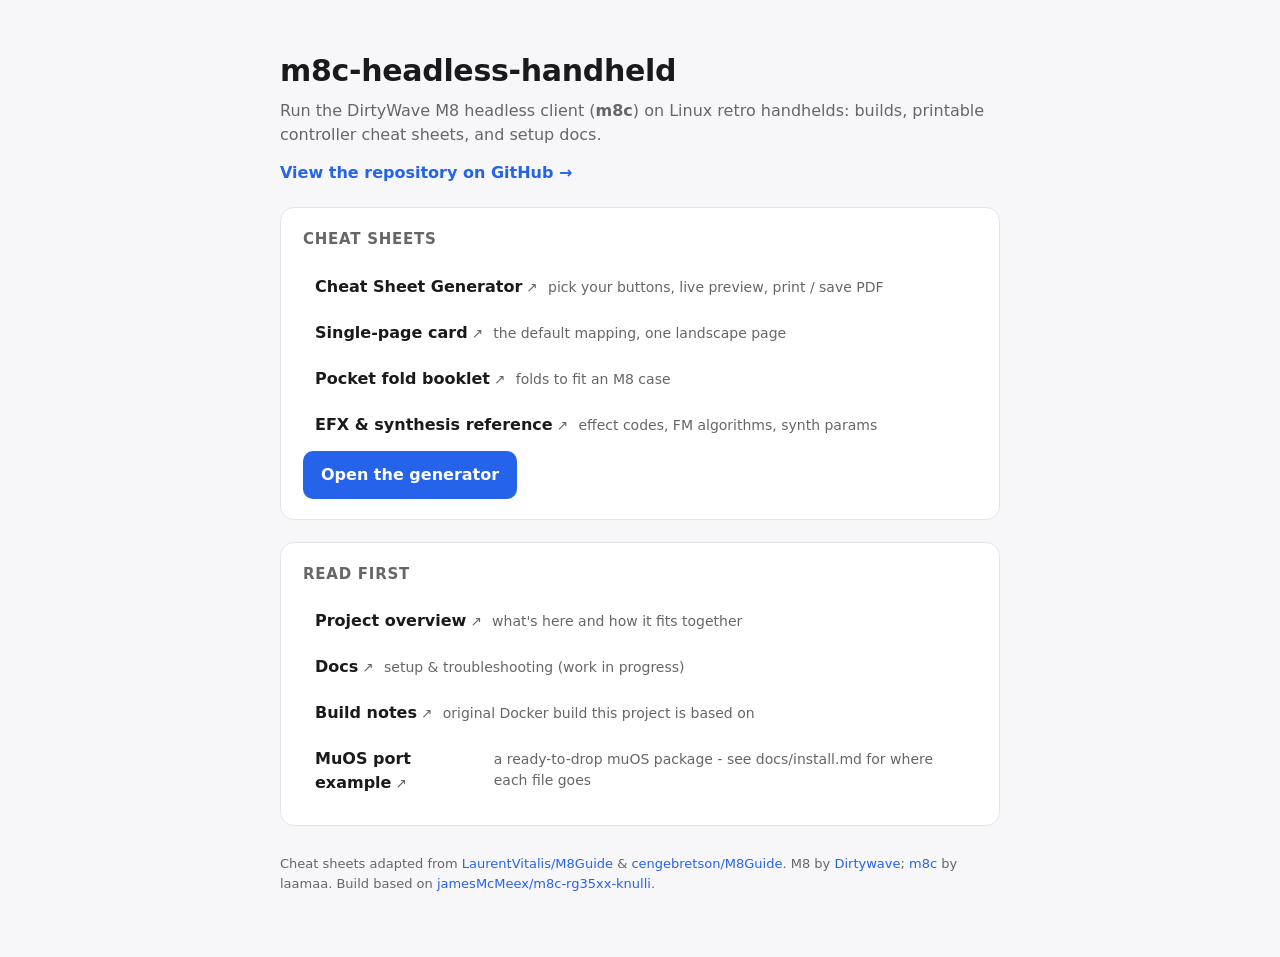
<file: index.html>
<!DOCTYPE html>
<html lang="en">
<head>
  <meta charset="utf-8">
  <meta name="viewport" content="width=device-width, initial-scale=1">
  <title>m8c-headless-handheld</title>
  <meta name="description" content="Run the DirtyWave M8 headless client (m8c) on Linux retro handhelds: builds, printable controller cheat sheets, and docs.">
  <style>
    :root {
      --bg: #f7f7f9; --card: #ffffff; --fg: #1a1a1c; --muted: #666; --line: #e5e5e8;
      --accent: #2563eb; --accent-fg: #fff; --chip: #f0f1f4;
    }
    @media (prefers-color-scheme: dark) {
      :root { --bg:#0f1115; --card:#171a21; --fg:#e8e9ec; --muted:#9aa0aa; --line:#262a33;
              --accent:#3b82f6; --accent-fg:#fff; --chip:#1f232c; }
    }
    * { box-sizing: border-box; }
    body { margin:0; background:var(--bg); color:var(--fg);
      font-family: system-ui, -apple-system, "Segoe UI", Roboto, sans-serif; line-height:1.5; }
    .wrap { max-width: 760px; margin: 0 auto; padding: 48px 20px 64px; }
    header h1 { font-size: 30px; margin: 0 0 6px; letter-spacing:-.01em; }
    header p { margin: 0; color: var(--muted); font-size: 16px; }
    .card { background:var(--card); border:1px solid var(--line); border-radius:14px;
      padding:20px 22px; margin-top:22px; }
    .card h2 { font-size:15px; text-transform:uppercase; letter-spacing:.05em; color:var(--muted);
      margin:0 0 14px; }
    .links { display:flex; flex-direction:column; gap:2px; }
    a.row { display:flex; align-items:baseline; gap:10px; text-decoration:none; color:inherit;
      padding:10px 12px; border-radius:9px; }
    a.row:hover { background:var(--chip); }
    a.row .t { font-weight:600; color:var(--fg); }
    a.row .d { color:var(--muted); font-size:14px; }
    a.row .t::after { content:" \2197"; color:var(--muted); font-weight:400; font-size:.85em; }
    .cta { display:inline-block; background:var(--accent); color:var(--accent-fg); text-decoration:none;
      font-weight:600; padding:12px 18px; border-radius:10px; margin-top:4px; }
    .cta:hover { filter:brightness(1.07); }
    footer { margin-top:28px; color:var(--muted); font-size:13px; }
    footer a { color:var(--accent); text-decoration:none; }
    footer a:hover { text-decoration:underline; }
    .repo { margin-top:14px; }
    .repo a { color:var(--accent); text-decoration:none; font-weight:600; }
  </style>
</head>
<body>
  <div class="wrap">
    <header>
      <h1>m8c-headless-handheld</h1>
      <p>Run the DirtyWave M8 headless client (<b>m8c</b>) on Linux retro handhelds:
         builds, printable controller cheat sheets, and setup docs.</p>
      <div class="repo"><a href="https://github.com/null-rot/m8c-headless-handheld">View the repository on GitHub &rarr;</a></div>
    </header>

    <div class="card">
      <h2>Cheat sheets</h2>
      <div class="links">
        <a class="row" href="cheatsheets/generator/">
          <span class="t">Cheat Sheet Generator</span>
          <span class="d">pick your buttons, live preview, print / save PDF</span>
        </a>
        <a class="row" href="cheatsheets/shortcuts-controller.html">
          <span class="t">Single-page card</span>
          <span class="d">the default mapping, one landscape page</span>
        </a>
        <a class="row" href="cheatsheets/controller.html">
          <span class="t">Pocket fold booklet</span>
          <span class="d">folds to fit an M8 case</span>
        </a>
        <a class="row" href="cheatsheets/efx.html">
          <span class="t">EFX &amp; synthesis reference</span>
          <span class="d">effect codes, FM algorithms, synth params</span>
        </a>
      </div>
      <a class="cta" href="cheatsheets/generator/">Open the generator</a>
    </div>

    <div class="card">
      <h2>Read first</h2>
      <div class="links">
        <a class="row" href="https://github.com/null-rot/m8c-headless-handheld#readme">
          <span class="t">Project overview</span>
          <span class="d">what's here and how it fits together</span>
        </a>
        <a class="row" href="https://github.com/null-rot/m8c-headless-handheld/tree/main/docs">
          <span class="t">Docs</span>
          <span class="d">setup &amp; troubleshooting (work in progress)</span>
        </a>
        <a class="row" href="https://github.com/jamesMcMeex/m8c-rg35xx-knulli">
          <span class="t">Build notes</span>
          <span class="d">original Docker build this project is based on</span>
        </a>
        <a class="row" href="https://github.com/null-rot/m8c-headless-handheld/tree/main/examples/muos-m8c-1.7.10">
          <span class="t">MuOS port example</span>
          <span class="d">a ready-to-drop muOS package - see docs/install.md for where each file goes</span>
        </a>
      </div>
    </div>

    <footer>
      Cheat sheets adapted from
      <a href="https://github.com/LaurentVitalis/M8Guide">LaurentVitalis/M8Guide</a> &amp;
      <a href="https://github.com/cengebretson/M8Guide">cengebretson/M8Guide</a>.
      M8 by <a href="https://dirtywave.com/">Dirtywave</a>;
      <a href="https://github.com/laamaa/m8c">m8c</a> by laamaa.
      Build based on <a href="https://github.com/jamesMcMeex/m8c-rg35xx-knulli">jamesMcMeex/m8c-rg35xx-knulli</a>.
    </footer>
  </div>
</body>
</html>
</file>
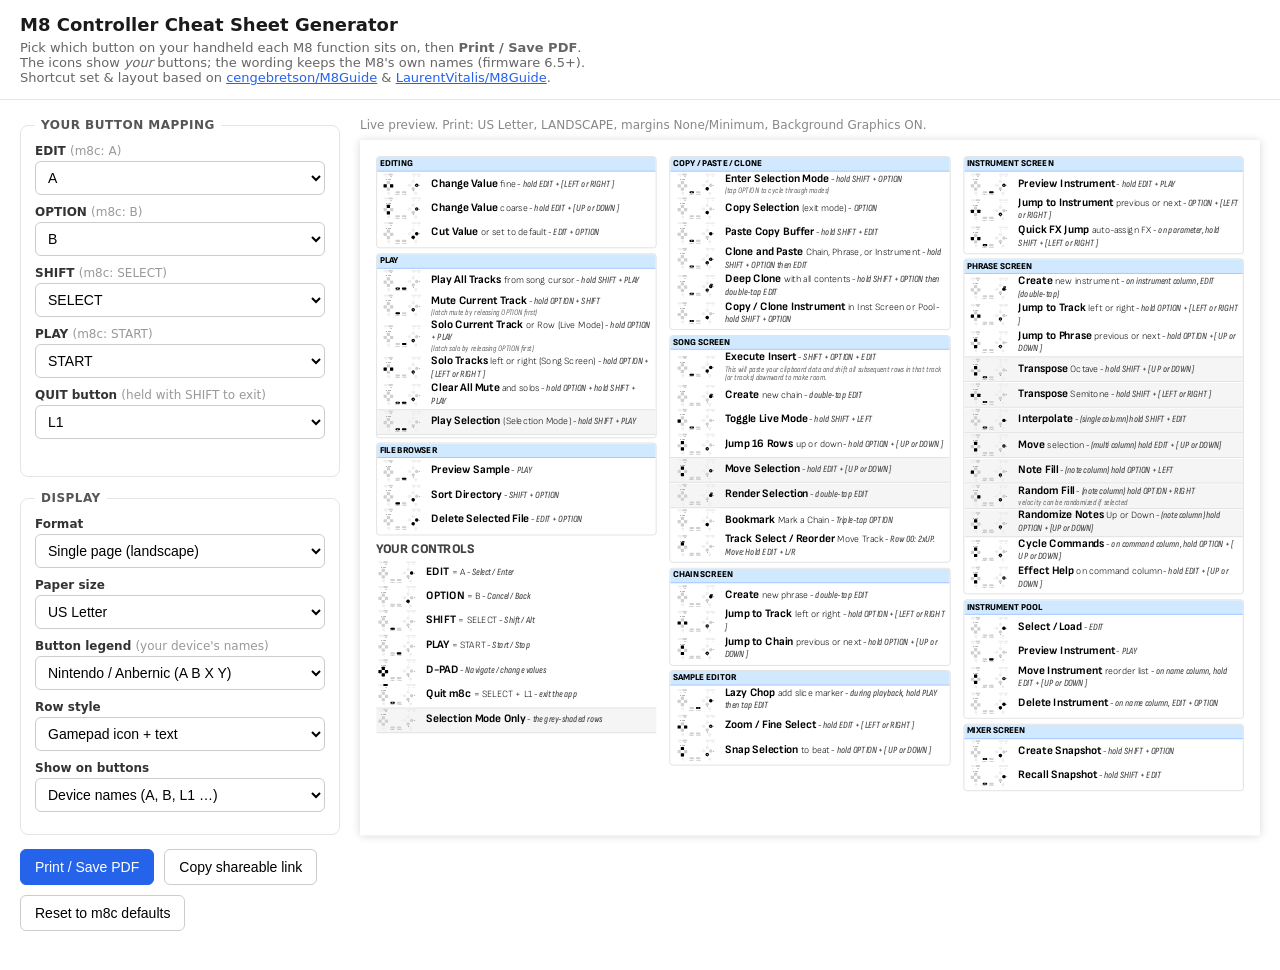
<file: cheatsheets/generator/index.html>
<!DOCTYPE html>
<html lang="en">
<head>
  <meta charset="utf-8">
  <meta name="viewport" content="width=device-width, initial-scale=1">
  <title>M8 Controller Cheat Sheet Generator</title>
  <link href="../fonts/sofiasans.css" rel="stylesheet">
  <link rel="stylesheet" href="pad.css">
  <link rel="stylesheet" href="sheet.css">
  <link rel="stylesheet" href="fold.css">
  <link rel="stylesheet" href="app.css">
  <script src="pad.js"></script>
  <script src="data.js"></script>
  <script src="data-fold.js"></script>
  <script src="render.js"></script>
</head>
<body>
  <header>
    <h1>M8 Controller Cheat Sheet Generator</h1>
    <p>Pick which button on your handheld each M8 function sits on, then <b>Print / Save PDF</b>.
       The icons show <i>your</i> buttons; the wording keeps the M8's own names (firmware 6.5+).
       Shortcut set &amp; layout based on
       <a href="https://github.com/cengebretson/M8Guide" target="_blank" rel="noopener">cengebretson/M8Guide</a>
       &amp; <a href="https://github.com/LaurentVitalis/M8Guide" target="_blank" rel="noopener">LaurentVitalis/M8Guide</a>.</p>
  </header>

  <div class="app">
    <div class="app-controls">
      <fieldset>
        <legend>Your button mapping</legend>
        <div class="field">
          <label>EDIT <span class="hint">(m8c: A)</span></label>
          <select id="sel-edit" data-fn="edit"></select>
        </div>
        <div class="field">
          <label>OPTION <span class="hint">(m8c: B)</span></label>
          <select id="sel-option" data-fn="option"></select>
        </div>
        <div class="field">
          <label>SHIFT <span class="hint">(m8c: SELECT)</span></label>
          <select id="sel-shift" data-fn="shift"></select>
        </div>
        <div class="field">
          <label>PLAY <span class="hint">(m8c: START)</span></label>
          <select id="sel-play" data-fn="play"></select>
        </div>
        <div class="field">
          <label>QUIT button <span class="hint">(held with SHIFT to exit)</span></label>
          <select id="sel-quit" data-fn="quit"></select>
        </div>
        <div class="warn" id="warn"></div>
      </fieldset>

      <fieldset>
        <legend>Display</legend>
        <div class="field">
          <label>Format</label>
          <select id="sel-format">
            <option value="single">Single page (landscape)</option>
            <option value="fold">Pocket fold booklet (portrait)</option>
          </select>
        </div>
        <div class="field">
          <label>Paper size</label>
          <select id="sel-paper">
            <option value="letter">US Letter</option>
            <option value="a4">A4</option>
          </select>
        </div>
        <div class="field">
          <label>Button legend <span class="hint">(your device's names)</span></label>
          <select id="sel-legend"></select>
        </div>
        <div class="field">
          <label>Row style</label>
          <select id="sel-rowstyle">
            <option value="icons">Gamepad icon + text</option>
            <option value="text">Text only <span class="hint">(no gamepad diagrams, larger &amp; easier to read)</span></option>
          </select>
        </div>
        <div class="field" id="field-labelmode">
          <label>Show on buttons</label>
          <select id="sel-labelmode">
            <option value="device">Device names (A, B, L1 …)</option>
            <option value="m8">M8 names (EDIT, OPT …)</option>
            <option value="both">Both</option>
          </select>
        </div>
        <div class="field" id="field-textnames">
          <label>In text, show</label>
          <select id="sel-textnames">
            <option value="m8">M8 function names (EDIT, OPTION …)</option>
            <option value="device">Your button names (A, B …)</option>
          </select>
        </div>
        <div class="field" id="field-buttonicons">
          <label>Button style in text <span class="hint">(Anbernic colours)</span></label>
          <select id="sel-buttonicons">
            <option value="off">Plain text (A, SELECT, START …)</option>
            <option value="on">Coloured button icons</option>
          </select>
        </div>
      </fieldset>

      <div class="actions">
        <button class="primary" id="btn-print">Print / Save PDF</button>
        <button id="btn-share">Copy shareable link</button>
        <button id="btn-reset">Reset to m8c defaults</button>
      </div>
      <div class="toast" id="toast"></div>
    </div>

    <div class="preview">
      <p class="preview-hint" id="preview-hint">Live preview - this is exactly what prints.</p>
      <div class="preview-scale" id="preview-scale">
        <div class="sheet" id="sheet"></div>
      </div>
    </div>
  </div>

  <script>
    var DEFAULTS = { edit: "a", option: "b", shift: "select", play: "start", quit: "l1", legend: "nintendo", labelMode: "device", format: "single", paper: "letter", rowStyle: "icons", textNames: "m8", buttonIcons: "off" };
    var FUNCTIONS = ["edit", "option", "shift", "play", "quit"];
    var EXTRAS = ["legend", "labelMode", "format", "paper", "rowStyle", "textNames", "buttonIcons"];
    var config = Object.assign({}, DEFAULTS);

    // options for the function selects = every physical control (not the d-pad),
    // labelled with the currently selected device legend.
    function controlOptions() {
      return PAD_CONTROLS.filter(function (c) { return !c.dpad; })
        .map(function (c) { return { id: c.id, label: deviceLabel(c.id, config.legend) }; });
    }

    function populateSelects() {
      var opts = controlOptions();
      FUNCTIONS.forEach(function (fn) {
        var sel = document.getElementById("sel-" + fn);
        var cur = config[fn];
        sel.innerHTML = "";
        opts.forEach(function (o) {
          var el = document.createElement("option");
          el.value = o.id; el.textContent = o.label;
          sel.appendChild(el);
        });
        if (cur) sel.value = cur;
      });
    }

    function populateLegendSelect() {
      var sel = document.getElementById("sel-legend");
      sel.innerHTML = "";
      Object.keys(LEGEND_NAMES).forEach(function (k) {
        var el = document.createElement("option");
        el.value = k; el.textContent = LEGEND_NAMES[k];
        sel.appendChild(el);
      });
    }

    function readFromParamsOrStorage() {
      var q = new URLSearchParams(location.search);
      var cfg = Object.assign({}, DEFAULTS);
      var any = false;
      FUNCTIONS.concat(EXTRAS).forEach(function (k) {
        if (q.get(k)) { cfg[k] = q.get(k); any = true; }
      });
      if (!any) {
        try {
          var s = localStorage.getItem("m8cheat-config");
          if (s) cfg = Object.assign(cfg, JSON.parse(s));
        } catch (e) {}
      }
      return cfg;
    }

    function syncFormFromConfig() {
      FUNCTIONS.forEach(function (fn) { document.getElementById("sel-" + fn).value = config[fn]; });
      document.getElementById("sel-legend").value = config.legend;
      document.getElementById("sel-labelmode").value = config.labelMode;
      document.getElementById("sel-format").value = config.format;
      document.getElementById("sel-paper").value = config.paper;
      document.getElementById("sel-rowstyle").value = config.rowStyle;
      document.getElementById("sel-textnames").value = config.textNames;
      document.getElementById("sel-buttonicons").value = config.buttonIcons;
      toggleFieldsVisibility();
    }

    function toggleFieldsVisibility() {
      var isText = config.rowStyle === "text";
      document.getElementById("field-textnames").style.display = isText ? "" : "none";
      document.getElementById("field-labelmode").style.display = isText ? "none" : "";
      var showIcons = isText && config.textNames === "device";
      document.getElementById("field-buttonicons").style.display = showIcons ? "" : "none";
    }

    function persist() {
      try { localStorage.setItem("m8cheat-config", JSON.stringify(config)); } catch (e) {}
      var q = new URLSearchParams();
      FUNCTIONS.concat(EXTRAS).forEach(function (k) { q.set(k, config[k]); });
      history.replaceState(null, "", location.pathname + "?" + q.toString());
    }

    function checkWarnings() {
      var used = {}, dupes = [];
      FUNCTIONS.forEach(function (fn) {
        var v = config[fn];
        if (used[v]) dupes.push(v); else used[v] = fn;
      });
      var warn = document.getElementById("warn");
      if (dupes.length) {
        warn.textContent = "⚠ Two functions share the same button - highlights will overlap. Give each its own button.";
      } else { warn.textContent = ""; }
    }

    function scalePreview() {
      var wrap = document.getElementById("preview-scale");
      var sheet = document.getElementById("sheet");
      wrap.style.transform = "none";           // measure natural size
      var w = sheet.offsetWidth || 1056;
      var h = sheet.offsetHeight || 816;
      var avail = wrap.parentElement.clientWidth;
      var scale = Math.min(1, avail / w);
      wrap.style.transformOrigin = "top left";
      wrap.style.transform = "scale(" + scale + ")";
      wrap.style.height = h * scale + "px";
    }

    function update() {
      renderInto(document.getElementById("sheet"), config);
      checkWarnings();
      persist();
      scalePreview();
      var hint = document.getElementById("preview-hint");
      var paper = config.paper === "a4" ? "A4" : "US Letter";
      hint.textContent = config.format === "fold"
        ? "Live preview. Print: " + paper + ", PORTRAIT, Background Graphics ON. Fold on the dotted lines, cut the corner marks."
        : "Live preview. Print: " + paper + ", LANDSCAPE, margins None/Minimum, Background Graphics ON.";
    }

    document.addEventListener("DOMContentLoaded", function () {
      populateLegendSelect();
      config = readFromParamsOrStorage();
      populateSelects();
      syncFormFromConfig();

      FUNCTIONS.forEach(function (fn) {
        document.getElementById("sel-" + fn).addEventListener("change", function (e) {
          config[fn] = e.target.value;
          update();
        });
      });

      document.getElementById("sel-legend").addEventListener("change", function (e) {
        config.legend = e.target.value;
        populateSelects(); // relabel the function options for the new legend
        update();
      });
      document.getElementById("sel-labelmode").addEventListener("change", function (e) {
        config.labelMode = e.target.value;
        update();
      });
      document.getElementById("sel-format").addEventListener("change", function (e) {
        config.format = e.target.value;
        update();
      });
      document.getElementById("sel-paper").addEventListener("change", function (e) {
        config.paper = e.target.value;
        update();
      });
      document.getElementById("sel-rowstyle").addEventListener("change", function (e) {
        config.rowStyle = e.target.value;
        toggleFieldsVisibility();
        update();
      });
      document.getElementById("sel-textnames").addEventListener("change", function (e) {
        config.textNames = e.target.value;
        toggleFieldsVisibility();
        update();
      });
      document.getElementById("sel-buttonicons").addEventListener("change", function (e) {
        config.buttonIcons = e.target.value;
        update();
      });

      document.getElementById("btn-print").addEventListener("click", function () { window.print(); });
      document.getElementById("btn-reset").addEventListener("click", function () {
        config = Object.assign({}, DEFAULTS); populateSelects(); syncFormFromConfig(); update();
      });
      document.getElementById("btn-share").addEventListener("click", function () {
        var toast = document.getElementById("toast");
        navigator.clipboard.writeText(location.href).then(function () {
          toast.textContent = "Link copied - share it to reopen this exact mapping.";
          setTimeout(function () { toast.textContent = ""; }, 3000);
        }).catch(function () { toast.textContent = location.href; });
      });

      update();
    });

    window.addEventListener("resize", scalePreview);
  </script>
</body>
</html>
</file>
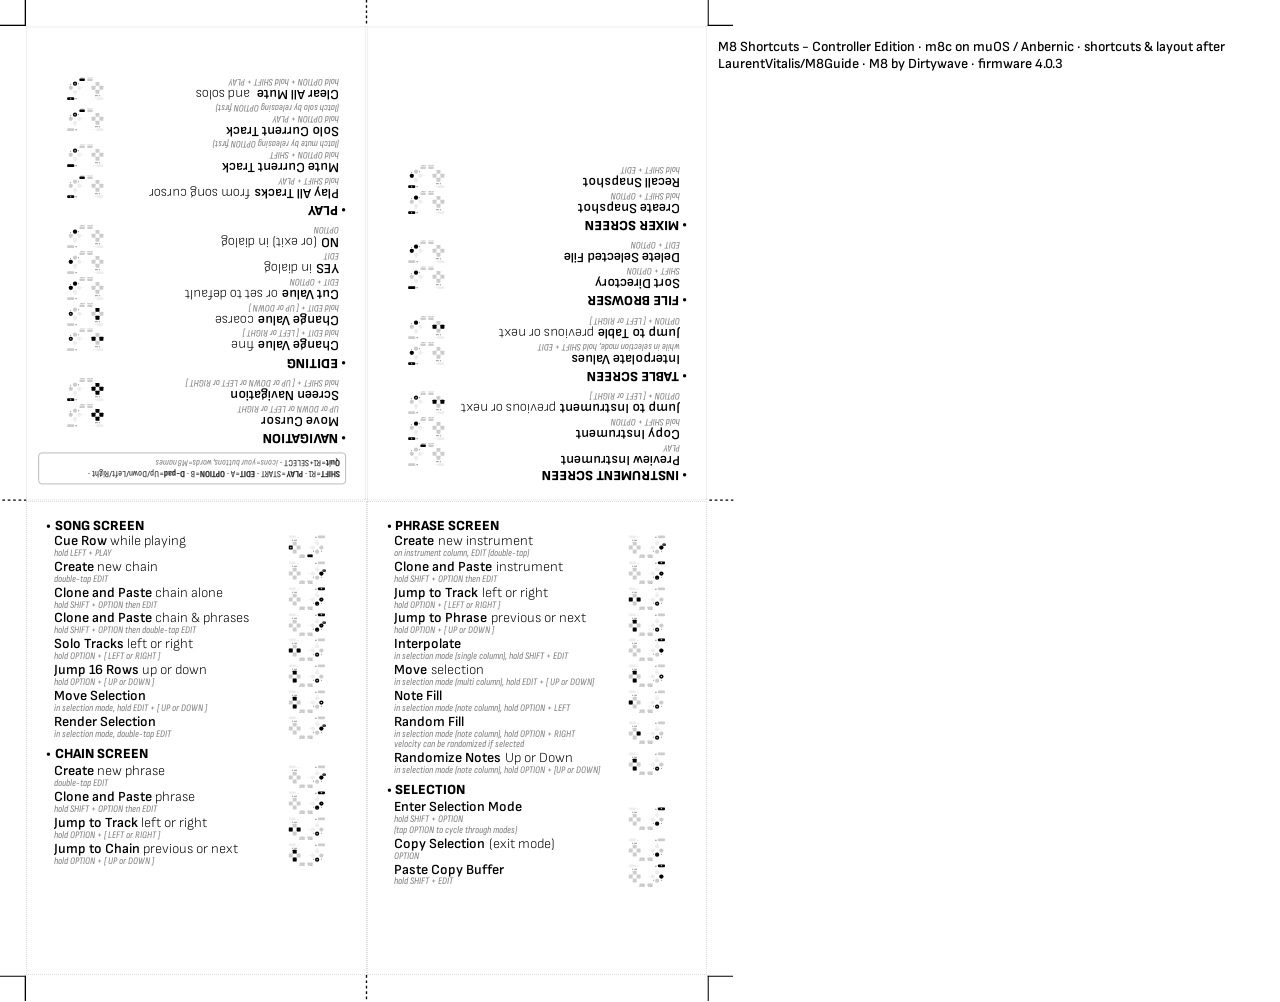
<file: cheatsheets/controller.html>
<html>
<head>
	<script src="jquery-3.6.3.min.js"></script>
	<script src="script-controller.js"></script>
	<link href="fonts/sofiasans.css" rel="stylesheet">
	<link rel="stylesheet" type="text/css" href="controller.css">
</head>
<body>

<div class="guide">
	<div class="row">
		<div class="cut"></div>
		<div class="fold"></div>
		<div class="cut rotate90"></div>
	</div>
	<div class="row">
		<div class="fold rotate90"></div>
		<div>
			<div class="spread" id="recto"></div>
			<div class="spread" id="verso"></div>
		</div>
		<div class="fold rotate90"></div>
	</div >
	<div class="row">
		<div class="cut rotate270"></div>
		<div class="fold"></div>
		<div class="cut rotate180"></div>
	</div>
</div>

<div class="version">M8 Shortcuts - Controller Edition &middot; m8c on muOS / Anbernic &middot; shortcuts &amp; layout after LaurentVitalis/M8Guide &middot; M8 by Dirtywave &middot; firmware 4.0.3</div>

<div class="to_hide">
	<div id="template" class="action">
		<div class="action_text">
			<span class="name">Screen Navigation</span>&nbsp;<span class="secondary"></span><br>
			<span class="description">hold SHIFT + tap [ UP or DOWN or LEFT or RIGHT ]</span><br>
			<span class="extra"></span>
		</div>
		<div class="action_buttons">
<svg xmlns="http://www.w3.org/2000/svg" width="48" height="30" fill="none" viewBox="0 0 48 30" class="buttons">
  <g class="button_pad">

	<!-- ===== Shoulders ===== -->
	<g class="unused">
	  <rect class="placeholder" x="1" y="0.5" width="9" height="3.5" rx="1" fill="#EEE"/>
	</g>
	<text class="unused-label" x="11" y="3.4" font-size="2.4" text-anchor="start">L1</text>

	<g class="shift_button">
	  <rect class="placeholder" x="38" y="0.5" width="9" height="3.5" rx="1" fill="#CCC"/>
	  <rect class="bkg" x="38" y="0.5" width="9" height="3.5" rx="1" fill="#000"/>
	  <g class="hold">
		<rect x="38" y="0.5" width="9" height="3.5" rx="1" fill="#000"/>
		<path d="M41.4 1.5 L43.6 1.5 L42.5 3.2 Z" fill="#fff"/>
	  </g>
	  <text class="first" x="42.5" y="2.85" font-size="2.6" fill="#fff" text-anchor="middle">1</text>
	  <text class="second" x="42.5" y="2.85" font-size="2.6" fill="#fff" text-anchor="middle">2</text>
	</g>
	<text class="btnlabel" x="37" y="3.4" font-size="2.4" text-anchor="end">R1</text>

	<!-- ===== D-pad ===== -->
	<text class="btnlabel" x="8.5" y="7.4" font-size="2.4" text-anchor="middle">D-PAD</text>

	<g class="up_button">
	  <rect class="placeholder" x="6" y="8.5" width="5" height="5" rx="0.6" fill="#CCC"/>
	  <rect class="bkg" x="6" y="8.5" width="5" height="5" rx="0.6" fill="#000"/>
	  <g class="hold">
		<rect x="6" y="8.5" width="5" height="5" rx="0.6" fill="#000"/>
		<path d="M7.4 10.5 L9.6 10.5 L8.5 12.2 Z" fill="#fff"/>
	  </g>
	  <text class="first" x="8.5" y="11.9" font-size="3.2" fill="#fff" text-anchor="middle">1</text>
	  <text class="second" x="8.5" y="11.9" font-size="3.2" fill="#fff" text-anchor="middle">2</text>
	  <g class="double_tap">
		<rect x="9.3" y="5.6" width="4.2" height="3" rx="0.7" fill="#000"/>
		<text x="11.4" y="7.9" font-size="2.3" fill="#fff" text-anchor="middle">x2</text>
	  </g>
	</g>

	<g class="left_button">
	  <rect class="placeholder" x="1" y="13.5" width="5" height="5" rx="0.6" fill="#CCC"/>
	  <rect class="bkg" x="1" y="13.5" width="5" height="5" rx="0.6" fill="#000"/>
	  <g class="hold">
		<rect x="1" y="13.5" width="5" height="5" rx="0.6" fill="#000"/>
		<path d="M2.4 15.5 L4.6 15.5 L3.5 17.2 Z" fill="#fff"/>
	  </g>
	  <text class="first" x="3.5" y="16.9" font-size="3.2" fill="#fff" text-anchor="middle">1</text>
	  <text class="second" x="3.5" y="16.9" font-size="3.2" fill="#fff" text-anchor="middle">2</text>
	</g>

	<g class="right_button">
	  <rect class="placeholder" x="11" y="13.5" width="5" height="5" rx="0.6" fill="#CCC"/>
	  <rect class="bkg" x="11" y="13.5" width="5" height="5" rx="0.6" fill="#000"/>
	  <g class="hold">
		<rect x="11" y="13.5" width="5" height="5" rx="0.6" fill="#000"/>
		<path d="M12.4 15.5 L14.6 15.5 L13.5 17.2 Z" fill="#fff"/>
	  </g>
	  <text class="first" x="13.5" y="16.9" font-size="3.2" fill="#fff" text-anchor="middle">1</text>
	  <text class="second" x="13.5" y="16.9" font-size="3.2" fill="#fff" text-anchor="middle">2</text>
	</g>

	<g class="down_button">
	  <rect class="placeholder" x="6" y="18.5" width="5" height="5" rx="0.6" fill="#CCC"/>
	  <rect class="bkg" x="6" y="18.5" width="5" height="5" rx="0.6" fill="#000"/>
	  <g class="hold">
		<rect x="6" y="18.5" width="5" height="5" rx="0.6" fill="#000"/>
		<path d="M7.4 20.5 L9.6 20.5 L8.5 22.2 Z" fill="#fff"/>
	  </g>
	  <text class="first" x="8.5" y="21.9" font-size="3.2" fill="#fff" text-anchor="middle">1</text>
	  <text class="second" x="8.5" y="21.9" font-size="3.2" fill="#fff" text-anchor="middle">2</text>
	</g>

	<!-- ===== Face buttons (X top, Y left, A right, B bottom) ===== -->
	<g class="unused">
	  <circle class="placeholder" cx="37" cy="10.8" r="2.7" fill="#EEE"/>
	</g>
	<text class="unused-label" x="37" y="7.7" font-size="2.4" text-anchor="middle">X</text>

	<g class="unused">
	  <circle class="placeholder" cx="31.6" cy="16" r="2.7" fill="#EEE"/>
	</g>
	<text class="unused-label" x="27.9" y="16.9" font-size="2.4" text-anchor="end">Y</text>

	<g class="edit_button">
	  <circle class="placeholder" cx="42.4" cy="16" r="2.7" fill="#CCC"/>
	  <circle class="bkg" cx="42.4" cy="16" r="2.7" fill="#000"/>
	  <g class="hold">
		<circle cx="42.4" cy="16" r="2.7" fill="#000"/>
		<path d="M41.3 15.4 L43.5 15.4 L42.4 17.1 Z" fill="#fff"/>
	  </g>
	  <text class="first" x="42.4" y="17.1" font-size="3.2" fill="#fff" text-anchor="middle">1</text>
	  <text class="second" x="42.4" y="17.1" font-size="3.2" fill="#fff" text-anchor="middle">2</text>
	  <g class="double_tap">
		<rect x="43.8" y="10.8" width="4.2" height="3" rx="0.7" fill="#000"/>
		<text x="45.9" y="13.1" font-size="2.3" fill="#fff" text-anchor="middle">x2</text>
	  </g>
	</g>
	<text class="btnlabel" x="42.4" y="21.4" font-size="2.4" text-anchor="middle">A</text>

	<g class="option_button">
	  <circle class="placeholder" cx="37" cy="21.2" r="2.7" fill="#CCC"/>
	  <circle class="bkg" cx="37" cy="21.2" r="2.7" fill="#000"/>
	  <g class="hold">
		<circle cx="37" cy="21.2" r="2.7" fill="#000"/>
		<path d="M35.9 20.6 L38.1 20.6 L37 22.3 Z" fill="#fff"/>
	  </g>
	  <text class="first" x="37" y="22.3" font-size="3.2" fill="#fff" text-anchor="middle">1</text>
	  <text class="second" x="37" y="22.3" font-size="3.2" fill="#fff" text-anchor="middle">2</text>
	</g>
	<text class="btnlabel" x="33.4" y="21.9" font-size="2.4" text-anchor="end">B</text>

	<!-- ===== SELECT / START ===== -->
	<g class="select_button">
	  <rect class="placeholder" x="14.5" y="24.7" width="7" height="3.2" rx="1.2" fill="#CCC"/>
	  <rect class="bkg" x="14.5" y="24.7" width="7" height="3.2" rx="1.2" fill="#000"/>
	  <g class="hold">
		<rect x="14.5" y="24.7" width="7" height="3.2" rx="1.2" fill="#000"/>
		<path d="M17 25.5 L19 25.5 L18 27 Z" fill="#fff"/>
	  </g>
	  <text class="first" x="18" y="27.1" font-size="2.4" fill="#fff" text-anchor="middle">1</text>
	  <text class="second" x="18" y="27.1" font-size="2.4" fill="#fff" text-anchor="middle">2</text>
	</g>
	<text class="btnlabel" x="18" y="29.5" font-size="1.8" text-anchor="middle">SELECT</text>

	<g class="play_button">
	  <rect class="placeholder" x="24.5" y="24.7" width="7" height="3.2" rx="1.2" fill="#CCC"/>
	  <rect class="bkg" x="24.5" y="24.7" width="7" height="3.2" rx="1.2" fill="#000"/>
	  <g class="hold">
		<rect x="24.5" y="24.7" width="7" height="3.2" rx="1.2" fill="#000"/>
		<path d="M27 25.5 L29 25.5 L28 27 Z" fill="#fff"/>
	  </g>
	  <text class="first" x="28" y="27.1" font-size="2.4" fill="#fff" text-anchor="middle">1</text>
	  <text class="second" x="28" y="27.1" font-size="2.4" fill="#fff" text-anchor="middle">2</text>
	</g>
	<text class="btnlabel" x="28" y="29.5" font-size="1.8" text-anchor="middle">START</text>

  </g>
</svg>
		</div>
	</div>
</div>

</body>
</html>
</file>
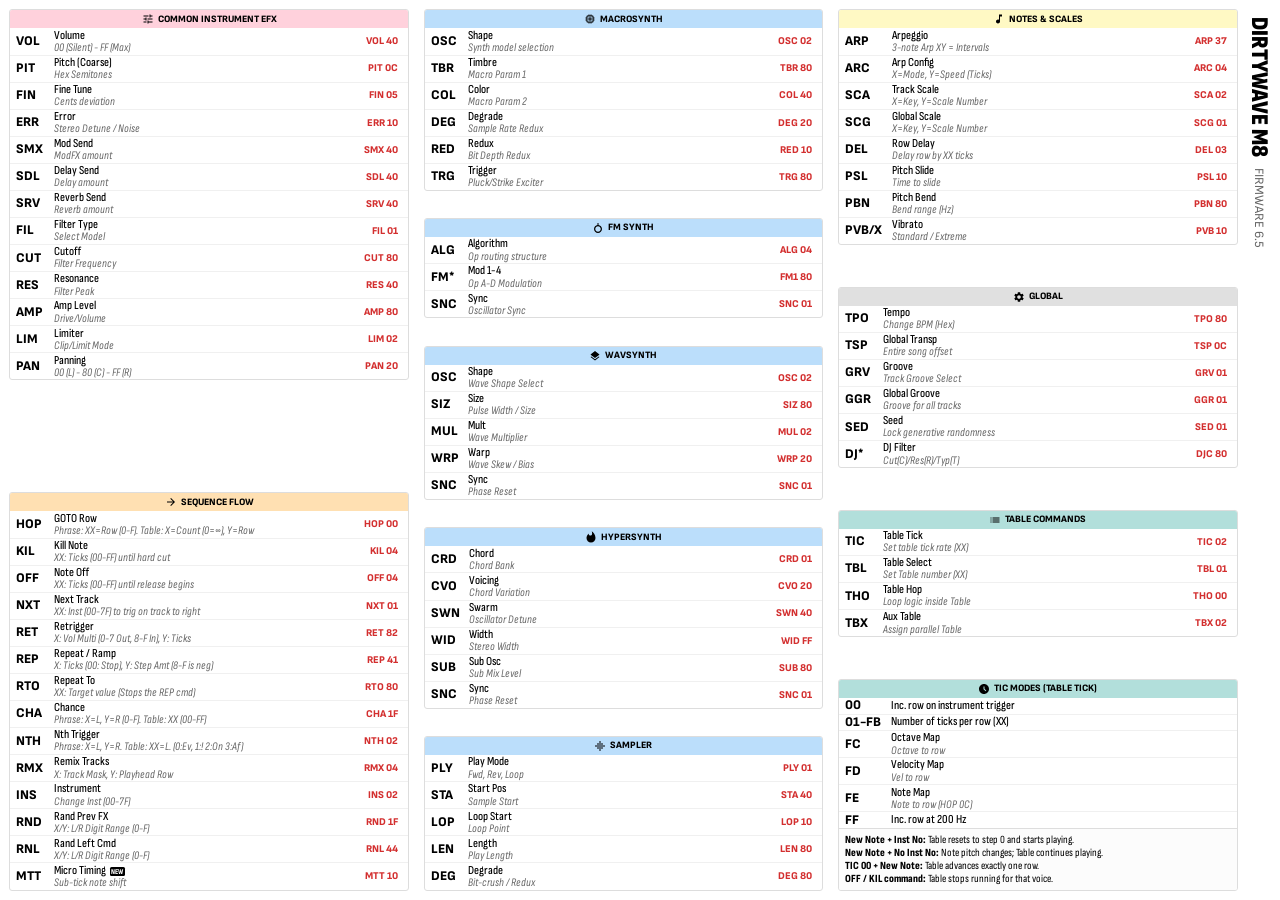
<file: cheatsheets/efx.html>
<!DOCTYPE html>
<html lang="en">
<head>
    <meta charset="UTF-8">
    <meta name="viewport" content="width=device-width, initial-scale=1.0">
    <title>Dirtywave M8 Cheat Sheet (Firmware 6.5)</title>
    <link href="fonts/sofiasans.css" rel="stylesheet">
    <link rel="stylesheet" type="text/css" href="css/efx.css">
</head>
<body>

    <div class="main-layout">
        <div id="content">

            <!-- COLUMN 1 -->
            <div class="column">
                <div class="section_container">
                    <div class="section_header h-pink">
                        <svg class="header-icon" xmlns="http://www.w3.org/2000/svg" viewBox="0 0 24 24"><path d="M3 17v2h6v-2H3zM3 5v2h10V5H3zm10 16v-2h8v-2h-8v-2h-2v6h2zM7 9v2H3v2h4v2h2V9H7zm14 4v-2H11v2h10zm-6-4h2V7h4V5h-4V3h-2v6z"/></svg>
                        Common Instrument EFX
                    </div>
                    <table class="cmd-table">
                        <tr><td class="col-cmd">VOL</td><td class="col-desc">Volume <span class="note">00 (Silent) - FF (Max)</span></td><td class="col-eg">VOL 40</td></tr>
                        <tr><td class="col-cmd">PIT</td><td class="col-desc">Pitch (Coarse) <span class="note">Hex Semitones</span></td><td class="col-eg">PIT 0C</td></tr>
                        <tr><td class="col-cmd">FIN</td><td class="col-desc">Fine Tune <span class="note">Cents deviation</span></td><td class="col-eg">FIN 05</td></tr>
                        <tr><td class="col-cmd">ERR</td><td class="col-desc">Error <span class="note">Stereo Detune / Noise</span></td><td class="col-eg">ERR 10</td></tr>
                        <tr><td class="col-cmd">SMX</td><td class="col-desc">Mod Send <span class="note">ModFX amount</span></td><td class="col-eg">SMX 40</td></tr>
                        <tr><td class="col-cmd">SDL</td><td class="col-desc">Delay Send <span class="note">Delay amount</span></td><td class="col-eg">SDL 40</td></tr>
                        <tr><td class="col-cmd">SRV</td><td class="col-desc">Reverb Send <span class="note">Reverb amount</span></td><td class="col-eg">SRV 40</td></tr>
                        <tr><td class="col-cmd">FIL</td><td class="col-desc">Filter Type <span class="note">Select Model</span></td><td class="col-eg">FIL 01</td></tr>
                        <tr><td class="col-cmd">CUT</td><td class="col-desc">Cutoff <span class="note">Filter Frequency</span></td><td class="col-eg">CUT 80</td></tr>
                        <tr><td class="col-cmd">RES</td><td class="col-desc">Resonance <span class="note">Filter Peak</span></td><td class="col-eg">RES 40</td></tr>
                        <tr><td class="col-cmd">AMP</td><td class="col-desc">Amp Level <span class="note">Drive/Volume</span></td><td class="col-eg">AMP 80</td></tr>
                        <tr><td class="col-cmd">LIM</td><td class="col-desc">Limiter <span class="note">Clip/Limit Mode</span></td><td class="col-eg">LIM 02</td></tr>
                        <tr><td class="col-cmd">PAN</td><td class="col-desc">Panning <span class="note">00 (L) - 80 (C) - FF (R)</span></td><td class="col-eg">PAN 20</td></tr>
                    </table>
                </div>

                <div class="section_container">
                    <div class="section_header h-orange">
                        <svg class="header-icon" xmlns="http://www.w3.org/2000/svg" viewBox="0 0 24 24"><path d="M12 4l-1.41 1.41L16.17 11H4v2h12.17l-5.58 5.59L12 20l8-8z"/></svg>
                        Sequence Flow
                    </div>
                    <table class="cmd-table">
                        <tr><td class="col-cmd">HOP</td><td class="col-desc">GOTO Row <span class="note">Phrase: XX=Row (0-F). Table: X=Count (0=∞), Y=Row</span></td><td class="col-eg">HOP 00</td></tr>
                        <tr><td class="col-cmd">KIL</td><td class="col-desc">Kill Note <span class="note">XX: Ticks (00-FF) until hard cut</span></td><td class="col-eg">KIL 04</td></tr>
                        <tr><td class="col-cmd">OFF</td><td class="col-desc">Note Off <span class="note">XX: Ticks (00-FF) until release begins</span></td><td class="col-eg">OFF 04</td></tr>
                        <tr><td class="col-cmd">NXT</td><td class="col-desc">Next Track <span class="note">XX: Inst (00-7F) to trig on track to right</span></td><td class="col-eg">NXT 01</td></tr>
                        <tr><td class="col-cmd">RET</td><td class="col-desc">Retrigger <span class="note">X: Vol Multi (0-7 Out, 8-F In), Y: Ticks</span></td><td class="col-eg">RET 82</td></tr>
                        <tr><td class="col-cmd">REP</td><td class="col-desc">Repeat / Ramp <span class="note">X: Ticks (00: Stop), Y: Step Amt (8-F is neg)</span></td><td class="col-eg">REP 41</td></tr>
                        <tr><td class="col-cmd">RTO</td><td class="col-desc">Repeat To <span class="note">XX: Target value (Stops the REP cmd)</span></td><td class="col-eg">RTO 80</td></tr>
                        <tr><td class="col-cmd">CHA</td><td class="col-desc">Chance <span class="note">Phrase: X=L, Y=R (0-F). Table: XX (00-FF)</span></td><td class="col-eg">CHA 1F</td></tr>
                        <tr><td class="col-cmd">NTH</td><td class="col-desc">Nth Trigger <span class="note">Phrase: X=L, Y=R. Table: XX=L. (0:Ev, 1:! 2:On 3:Af)</span></td><td class="col-eg">NTH 02</td></tr>
                        <tr><td class="col-cmd">RMX</td><td class="col-desc">Remix Tracks <span class="note">X: Track Mask, Y: Playhead Row</span></td><td class="col-eg">RMX 04</td></tr>
                        <tr><td class="col-cmd">INS</td><td class="col-desc">Instrument <span class="note">Change Inst (00-7F)</span></td><td class="col-eg">INS 02</td></tr>
                        <tr><td class="col-cmd">RND</td><td class="col-desc">Rand Prev FX <span class="note">X/Y: L/R Digit Range (0-F)</span></td><td class="col-eg">RND 1F</td></tr>
                        <tr><td class="col-cmd">RNL</td><td class="col-desc">Rand Left Cmd <span class="note">X/Y: L/R Digit Range (0-F)</span></td><td class="col-eg">RNL 44</td></tr>
                        <tr><td class="col-cmd">MTT</td><td class="col-desc">Micro Timing <span class="badge">NEW</span><span class="note">Sub-tick note shift</span></td><td class="col-eg">MTT 10</td></tr>
                    </table>
                </div>
            </div>

            <!-- COLUMN 2 -->
            <div class="column">
                <div class="section_container">
                    <div class="section_header h-blue">
                        <svg class="header-icon" xmlns="http://www.w3.org/2000/svg" viewBox="0 0 24 24"><path d="M15 9H9v6h6V9zm-2 4h-2v-2h2v2zm8-2V9h-2V7c0-1.1-.9-2-2-2h-2V3h-2v2h-2V3H9v2H7c-1.1 0-2 .9-2 2v2H3v2h2v2H3v2h2v2c0 1.1.9 2 2 2h2v2h2v-2h2v2h2v-2h2c1.1 0 2-.9 2-2v-2h2v-2h-2v-2h2zm-4 6H7V7h10v10z"/></svg>
                        Macrosynth
                    </div>
                    <table class="cmd-table">
                        <tr><td class="col-cmd">OSC</td><td class="col-desc">Shape <span class="note">Synth model selection</span></td><td class="col-eg">OSC 02</td></tr>
                        <tr><td class="col-cmd">TBR</td><td class="col-desc">Timbre <span class="note">Macro Param 1</span></td><td class="col-eg">TBR 80</td></tr>
                        <tr><td class="col-cmd">COL</td><td class="col-desc">Color <span class="note">Macro Param 2</span></td><td class="col-eg">COL 40</td></tr>
                        <tr><td class="col-cmd">DEG</td><td class="col-desc">Degrade <span class="note">Sample Rate Redux</span></td><td class="col-eg">DEG 20</td></tr>
                        <tr><td class="col-cmd">RED</td><td class="col-desc">Redux <span class="note">Bit Depth Redux</span></td><td class="col-eg">RED 10</td></tr>
                        <tr><td class="col-cmd">TRG</td><td class="col-desc">Trigger <span class="note">Pluck/Strike Exciter</span></td><td class="col-eg">TRG 80</td></tr>
                    </table>
                </div>

                <div class="section_container">
                    <div class="section_header h-blue">
                        <svg class="header-icon" xmlns="http://www.w3.org/2000/svg" viewBox="0 0 24 24"><path d="M11 2v4.07C7.38 6.57 4 9.9 4 14c0 4.42 3.58 8 8 8s8-3.58 8-8c0-4.1-3.38-7.43-7-7.93V2h-2zm1 17.5c-3.03 0-5.5-2.47-5.5-5.5s2.47-5.5 5.5-5.5 5.5 2.47 5.5 5.5-2.47 5.5-5.5 5.5z"/></svg>
                        FM Synth
                    </div>
                    <table class="cmd-table">
                        <tr><td class="col-cmd">ALG</td><td class="col-desc">Algorithm <span class="note">Op routing structure</span></td><td class="col-eg">ALG 04</td></tr>
                        <tr><td class="col-cmd">FM*</td><td class="col-desc">Mod 1-4 <span class="note">Op A-D Modulation</span></td><td class="col-eg">FM1 80</td></tr>
                        <tr><td class="col-cmd">SNC</td><td class="col-desc">Sync <span class="note">Oscillator Sync</span></td><td class="col-eg">SNC 01</td></tr>
                    </table>
                </div>

                <div class="section_container">
                    <div class="section_header h-blue">
                        <svg class="header-icon" xmlns="http://www.w3.org/2000/svg" viewBox="0 0 24 24"><path d="M11.99 18.54l-7.37-5.73L3 14.07l9 7 9-7-1.63-1.27-7.38 5.74zM12 16l7.36-5.73L21 9l-9-7-9 7 1.63 1.27L12 16z"/></svg>
                        Wavsynth
                    </div>
                    <table class="cmd-table">
                        <tr><td class="col-cmd">OSC</td><td class="col-desc">Shape <span class="note">Wave Shape Select</span></td><td class="col-eg">OSC 02</td></tr>
                        <tr><td class="col-cmd">SIZ</td><td class="col-desc">Size <span class="note">Pulse Width / Size</span></td><td class="col-eg">SIZ 80</td></tr>
                        <tr><td class="col-cmd">MUL</td><td class="col-desc">Mult <span class="note">Wave Multiplier</span></td><td class="col-eg">MUL 02</td></tr>
                        <tr><td class="col-cmd">WRP</td><td class="col-desc">Warp <span class="note">Wave Skew / Bias</span></td><td class="col-eg">WRP 20</td></tr>
                        <tr><td class="col-cmd">SNC</td><td class="col-desc">Sync <span class="note">Phase Reset</span></td><td class="col-eg">SNC 01</td></tr>
                    </table>
                </div>

                <div class="section_container">
                    <div class="section_header h-blue">
                        <svg class="header-icon" xmlns="http://www.w3.org/2000/svg" viewBox="0 0 24 24"><path d="M13.5.67s.74 2.65.74 4.8c0 2.06-1.35 3.73-3.41 3.73-2.07 0-3.63-1.67-3.63-3.73l.03-.36C5.21 7.51 3 10.62 3 14c0 4.97 4.03 9 9 9s9-4.03 9-9c0-6.27-4.5-11.41-7.5-13.33z"/></svg>
                        Hypersynth
                    </div>
                    <table class="cmd-table">
                        <tr><td class="col-cmd">CRD</td><td class="col-desc">Chord <span class="note">Chord Bank</span></td><td class="col-eg">CRD 01</td></tr>
                        <tr><td class="col-cmd">CVO</td><td class="col-desc">Voicing <span class="note">Chord Variation</span></td><td class="col-eg">CVO 20</td></tr>
                        <tr><td class="col-cmd">SWN</td><td class="col-desc">Swarm <span class="note">Oscillator Detune</span></td><td class="col-eg">SWN 40</td></tr>
                        <tr><td class="col-cmd">WID</td><td class="col-desc">Width <span class="note">Stereo Width</span></td><td class="col-eg">WID FF</td></tr>
                        <tr><td class="col-cmd">SUB</td><td class="col-desc">Sub Osc <span class="note">Sub Mix Level</span></td><td class="col-eg">SUB 80</td></tr>
                        <tr><td class="col-cmd">SNC</td><td class="col-desc">Sync <span class="note">Phase Reset</span></td><td class="col-eg">SNC 01</td></tr>
                    </table>
                </div>

                <div class="section_container">
                    <div class="section_header h-blue">
                        <svg class="header-icon" xmlns="http://www.w3.org/2000/svg" viewBox="0 0 24 24"><path d="M7 18h2V6H7v12zm4 4h2V2h-2v20zm-8-8h2v-4H3v4zm12 4h2V6h-2v12zm4-8v4h2v-4h-2z"/></svg>
                        Sampler
                    </div>
                    <table class="cmd-table">
                        <tr><td class="col-cmd">PLY</td><td class="col-desc">Play Mode <span class="note">Fwd, Rev, Loop</span></td><td class="col-eg">PLY 01</td></tr>
                        <tr><td class="col-cmd">STA</td><td class="col-desc">Start Pos <span class="note">Sample Start</span></td><td class="col-eg">STA 40</td></tr>
                        <tr><td class="col-cmd">LOP</td><td class="col-desc">Loop Start <span class="note">Loop Point</span></td><td class="col-eg">LOP 10</td></tr>
                        <tr><td class="col-cmd">LEN</td><td class="col-desc">Length <span class="note">Play Length</span></td><td class="col-eg">LEN 80</td></tr>
                        <tr><td class="col-cmd">DEG</td><td class="col-desc">Degrade <span class="note">Bit-crush / Redux</span></td><td class="col-eg">DEG 80</td></tr>
                    </table>
                </div>
            </div>

            <!-- COLUMN 3 -->
            <div class="column">
                <div class="section_container">
                    <div class="section_header h-yellow">
                        <svg class="header-icon" xmlns="http://www.w3.org/2000/svg" viewBox="0 0 24 24"><path d="M12 3v10.55c-.59-.34-1.27-.55-2-.55-2.21 0-4 1.79-4 4s1.79 4 4 4 4-1.79 4-4V7h4V3h-6z"/></svg>
                        Notes & Scales
                    </div>
                    <table class="cmd-table">
                        <tr><td class="col-cmd">ARP</td><td class="col-desc">Arpeggio <span class="note">3-note Arp XY = Intervals</span></td><td class="col-eg">ARP 37</td></tr>
                        <tr><td class="col-cmd">ARC</td><td class="col-desc">Arp Config <span class="note">X=Mode, Y=Speed (Ticks)</span></td><td class="col-eg">ARC 04</td></tr>
                        <tr><td class="col-cmd">SCA</td><td class="col-desc">Track Scale <span class="note">X=Key, Y=Scale Number</span></td><td class="col-eg">SCA 02</td></tr>
                        <tr><td class="col-cmd">SCG</td><td class="col-desc">Global Scale <span class="note">X=Key, Y=Scale Number</span></td><td class="col-eg">SCG 01</td></tr>
                        <tr><td class="col-cmd">DEL</td><td class="col-desc">Row Delay <span class="note">Delay row by XX ticks</span></td><td class="col-eg">DEL 03</td></tr>
                        <tr><td class="col-cmd">PSL</td><td class="col-desc">Pitch Slide <span class="note">Time to slide</span></td><td class="col-eg">PSL 10</td></tr>
                        <tr><td class="col-cmd">PBN</td><td class="col-desc">Pitch Bend <span class="note">Bend range (Hz)</span></td><td class="col-eg">PBN 80</td></tr>
                        <tr><td class="col-cmd">PVB/X</td><td class="col-desc">Vibrato <span class="note">Standard / Extreme</span></td><td class="col-eg">PVB 10</td></tr>
                    </table>
                </div>

                <div class="section_container">
                    <div class="section_header h-gray">
                        <svg class="header-icon" xmlns="http://www.w3.org/2000/svg" viewBox="0 0 24 24"><path d="M19.14 12.94c.04-.3.06-.61.06-.94 0-.32-.02-.64-.07-.94l2.03-1.58c.18-.14.23-.41.12-.61l-1.92-3.32c-.12-.22-.37-.29-.59-.22l-2.39.96c-.5-.38-1.03-.7-1.62-.94l-.36-2.54c-.04-.24-.24-.41-.48-.41h-3.84c-.24 0-.43.17-.47.41l-.36 2.54c-.59.24-1.13.57-1.62.94l-2.39-.96c-.22-.08-.47 0-.59.22L2.74 8.87c-.12.21-.08.47.12.61l2.03 1.58c-.05.3-.09.63-.09.94s.02.64.07.94l-2.03 1.58c-.18.14-.23.41-.12.61l1.92 3.32c.12.22.37.29.59.22l2.39-.96c.5.38 1.03.7 1.62.94l.36 2.54c.05.24.24.41.48.41h3.84c.24 0 .44-.17.47-.41l.36-2.54c.59-.24 1.13-.56 1.62-.94l2.39.96c.22.08.47 0 .59-.22l1.92-3.32c.12-.22.07-.47-.12-.61l-2.01-1.58zM12 15.6c-1.98 0-3.6-1.62-3.6-3.6s1.62-3.6 3.6-3.6 3.6 1.62 3.6 3.6-1.62 3.6-3.6 3.6z"/></svg>
                        Global
                    </div>
                    <table class="cmd-table">
                        <tr><td class="col-cmd">TPO</td><td class="col-desc">Tempo <span class="note">Change BPM (Hex)</span></td><td class="col-eg">TPO 80</td></tr>
                        <tr><td class="col-cmd">TSP</td><td class="col-desc">Global Transp <span class="note">Entire song offset</span></td><td class="col-eg">TSP 0C</td></tr>
                        <tr><td class="col-cmd">GRV</td><td class="col-desc">Groove <span class="note">Track Groove Select</span></td><td class="col-eg">GRV 01</td></tr>
                        <tr><td class="col-cmd">GGR</td><td class="col-desc">Global Groove <span class="note">Groove for all tracks</span></td><td class="col-eg">GGR 01</td></tr>
                        <tr><td class="col-cmd">SED</td><td class="col-desc">Seed <span class="note">Lock generative randomness</span></td><td class="col-eg">SED 01</td></tr>
                        <tr><td class="col-cmd">DJ*</td><td class="col-desc">DJ Filter <span class="note">Cut(C)/Res(R)/Typ(T)</span></td><td class="col-eg">DJC 80</td></tr>
                    </table>
                </div>

                <div class="section_container">
                    <div class="section_header h-teal">
                        <svg class="header-icon" xmlns="http://www.w3.org/2000/svg" viewBox="0 0 24 24"><path d="M3 13h2v-2H3v2zm0 4h2v-2H3v2zm0-8h2V7H3v2zm4 4h14v-2H7v2zm0 4h14v-2H7v2zM7 7v2h14V7H7z"/></svg>
                        Table Commands
                    </div>
                    <table class="cmd-table">
                        <tr><td class="col-cmd">TIC</td><td class="col-desc">Table Tick <span class="note">Set table tick rate (XX)</span></td><td class="col-eg">TIC 02</td></tr>
                        <tr><td class="col-cmd">TBL</td><td class="col-desc">Table Select <span class="note">Set Table number (XX)</span></td><td class="col-eg">TBL 01</td></tr>
                        <tr><td class="col-cmd">THO</td><td class="col-desc">Table Hop <span class="note">Loop logic inside Table</span></td><td class="col-eg">THO 00</td></tr>
                        <tr><td class="col-cmd">TBX</td><td class="col-desc">Aux Table <span class="note">Assign parallel Table</span></td><td class="col-eg">TBX 02</td></tr>
                    </table>
                </div>

                <div class="section_container">
                    <div class="section_header h-teal">
                        <svg class="header-icon" xmlns="http://www.w3.org/2000/svg" viewBox="0 0 24 24"><path d="M11.99 2C6.47 2 2 6.48 2 12s4.47 10 9.99 10C17.52 22 22 17.52 22 12S17.52 2 11.99 2zm3.3 14.71L11 12.41V7h2v4.59l3.71 3.71-1.42 1.41z"/></svg>
                        TIC Modes (Table Tick)
                    </div>
                    <table class="cmd-table">
                        <tr><td class="col-cmd">00</td><td class="col-desc">Inc. row on instrument trigger</td></tr>
                        <tr><td class="col-cmd"><nobr>01-FB</no-br></td><td class="col-desc">Number of ticks per row (XX)</td></tr>
                        <tr><td class="col-cmd">FC</td><td class="col-desc">Octave Map <span class="note">Octave to row</span></td></tr>
                        <tr><td class="col-cmd">FD</td><td class="col-desc">Velocity Map <span class="note">Vel to row</span></td></tr>
                        <tr><td class="col-cmd">FE</td><td class="col-desc">Note Map <span class="note">Note to row (HOP 0C)</span></td></tr>
                        <tr><td class="col-cmd">FF</td><td class="col-desc">Inc. row at 200 Hz</td></tr>
                    </table>
                    <div style="padding: 4px 6px; font-size: 0.90em; line-height: 1.2; border-top: 1px solid #ddd; background: #fcfcfc; font-family: 'SofiaSansCond';">
                        <span style="color: #000; font-weight: 800;">New Note + Inst No:</span> Table resets to step 0 and starts playing.<br>
                        <span style="color: #000; font-weight: 800;">New Note + No Inst No:</span> Note pitch changes; Table continues playing.<br>
                        <span style="color: #000; font-weight: 800;">TIC 00 + New Note:</span> Table advances exactly one row.<br>
                        <span style="color: #000; font-weight: 800;">OFF / KIL command:</span> Table stops running for that voice.
                    </div>
                </div>
            </div>

        </div>
    </div>

    <div class="side-header">
        DIRTYWAVE M8 <span class="fw-text">Firmware 6.5</span>
    </div>

</body>
</html>
</file>
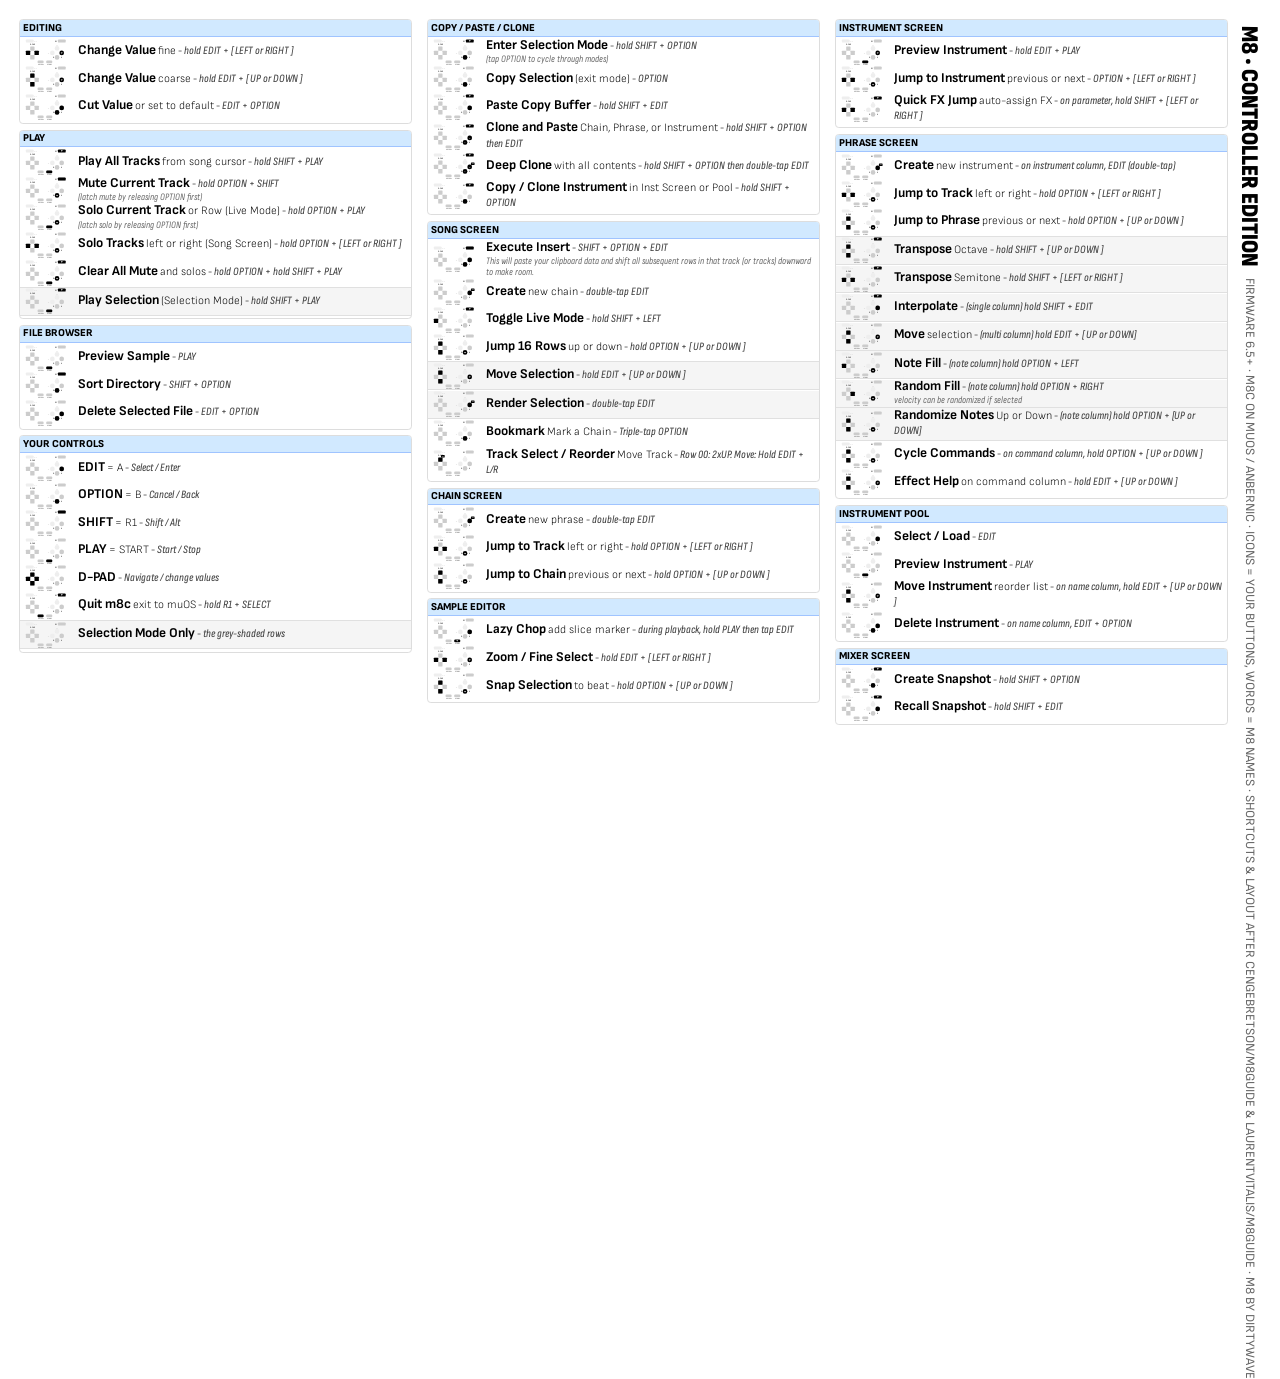
<file: cheatsheets/shortcuts-controller.html>
<!DOCTYPE html>
<html>
<head>
	<script src="jquery-3.6.3.min.js"></script>
	<script src="js/data-controller.js"></script>
	<script src="js/shortcuts-script.js"></script>
	<link href="fonts/sofiasans.css" rel="stylesheet">
	<link rel="stylesheet" type="text/css" href="css/shortcuts-controller.css">
</head>
<body>

<div class="main-layout">
	<div class="guide">
		<div id="content"></div>
	</div>

	<div class="side-header">
		M8 &middot; CONTROLLER EDITION <span class="fw-text">Firmware 6.5+ &middot; m8c on muOS / Anbernic &middot; icons = your buttons, words = M8 names &middot; shortcuts &amp; layout after cengebretson/M8Guide &amp; LaurentVitalis/M8Guide &middot; M8 by Dirtywave</span>
	</div>
</div>

<div class="to_hide">
	<div id="template" class="action">
		<div class="action_buttons">
<svg xmlns="http://www.w3.org/2000/svg" width="48" height="30" fill="none" viewBox="0 0 48 30" class="buttons">
  <g class="button_pad">

	<!-- ===== Shoulders ===== -->
	<g class="unused">
	  <rect class="placeholder" x="1" y="0.5" width="9" height="3.5" rx="1" fill="#EEE"/>
	</g>
	<text class="unused-label" x="11" y="3.4" font-size="2.4" text-anchor="start">L1</text>

	<g class="shift_button">
	  <rect class="placeholder" x="38" y="0.5" width="9" height="3.5" rx="1" fill="#CCC"/>
	  <rect class="bkg" x="38" y="0.5" width="9" height="3.5" rx="1" fill="#000"/>
	  <g class="hold">
		<rect x="38" y="0.5" width="9" height="3.5" rx="1" fill="#000"/>
		<path d="M41.4 1.5 L43.6 1.5 L42.5 3.2 Z" fill="#fff"/>
	  </g>
	  <text class="first" x="42.5" y="2.85" font-size="2.6" fill="#fff" text-anchor="middle">1</text>
	  <text class="second" x="42.5" y="2.85" font-size="2.6" fill="#fff" text-anchor="middle">2</text>
	</g>
	<text class="btnlabel" x="37" y="3.4" font-size="2.4" text-anchor="end">R1</text>

	<!-- ===== D-pad ===== -->
	<text class="btnlabel" x="8.5" y="7.4" font-size="2.4" text-anchor="middle">D-PAD</text>

	<g class="up_button">
	  <rect class="placeholder" x="6" y="8.5" width="5" height="5" rx="0.6" fill="#CCC"/>
	  <rect class="bkg" x="6" y="8.5" width="5" height="5" rx="0.6" fill="#000"/>
	  <g class="hold">
		<rect x="6" y="8.5" width="5" height="5" rx="0.6" fill="#000"/>
		<path d="M7.4 10.5 L9.6 10.5 L8.5 12.2 Z" fill="#fff"/>
	  </g>
	  <text class="first" x="8.5" y="11.9" font-size="3.2" fill="#fff" text-anchor="middle">1</text>
	  <text class="second" x="8.5" y="11.9" font-size="3.2" fill="#fff" text-anchor="middle">2</text>
	  <g class="double_tap">
		<rect x="9.3" y="5.6" width="4.2" height="3" rx="0.7" fill="#000"/>
		<text x="11.4" y="7.9" font-size="2.3" fill="#fff" text-anchor="middle">x2</text>
	  </g>
	</g>

	<g class="left_button">
	  <rect class="placeholder" x="1" y="13.5" width="5" height="5" rx="0.6" fill="#CCC"/>
	  <rect class="bkg" x="1" y="13.5" width="5" height="5" rx="0.6" fill="#000"/>
	  <g class="hold">
		<rect x="1" y="13.5" width="5" height="5" rx="0.6" fill="#000"/>
		<path d="M2.4 15.5 L4.6 15.5 L3.5 17.2 Z" fill="#fff"/>
	  </g>
	  <text class="first" x="3.5" y="16.9" font-size="3.2" fill="#fff" text-anchor="middle">1</text>
	  <text class="second" x="3.5" y="16.9" font-size="3.2" fill="#fff" text-anchor="middle">2</text>
	</g>

	<g class="right_button">
	  <rect class="placeholder" x="11" y="13.5" width="5" height="5" rx="0.6" fill="#CCC"/>
	  <rect class="bkg" x="11" y="13.5" width="5" height="5" rx="0.6" fill="#000"/>
	  <g class="hold">
		<rect x="11" y="13.5" width="5" height="5" rx="0.6" fill="#000"/>
		<path d="M12.4 15.5 L14.6 15.5 L13.5 17.2 Z" fill="#fff"/>
	  </g>
	  <text class="first" x="13.5" y="16.9" font-size="3.2" fill="#fff" text-anchor="middle">1</text>
	  <text class="second" x="13.5" y="16.9" font-size="3.2" fill="#fff" text-anchor="middle">2</text>
	</g>

	<g class="down_button">
	  <rect class="placeholder" x="6" y="18.5" width="5" height="5" rx="0.6" fill="#CCC"/>
	  <rect class="bkg" x="6" y="18.5" width="5" height="5" rx="0.6" fill="#000"/>
	  <g class="hold">
		<rect x="6" y="18.5" width="5" height="5" rx="0.6" fill="#000"/>
		<path d="M7.4 20.5 L9.6 20.5 L8.5 22.2 Z" fill="#fff"/>
	  </g>
	  <text class="first" x="8.5" y="21.9" font-size="3.2" fill="#fff" text-anchor="middle">1</text>
	  <text class="second" x="8.5" y="21.9" font-size="3.2" fill="#fff" text-anchor="middle">2</text>
	</g>

	<!-- ===== Face buttons (X top, Y left, A right, B bottom) ===== -->
	<g class="unused">
	  <circle class="placeholder" cx="37" cy="10.8" r="2.7" fill="#EEE"/>
	</g>
	<text class="unused-label" x="37" y="7.7" font-size="2.4" text-anchor="middle">X</text>

	<g class="unused">
	  <circle class="placeholder" cx="31.6" cy="16" r="2.7" fill="#EEE"/>
	</g>
	<text class="unused-label" x="27.9" y="16.9" font-size="2.4" text-anchor="end">Y</text>

	<g class="edit_button">
	  <circle class="placeholder" cx="42.4" cy="16" r="2.7" fill="#CCC"/>
	  <circle class="bkg" cx="42.4" cy="16" r="2.7" fill="#000"/>
	  <g class="hold">
		<circle cx="42.4" cy="16" r="2.7" fill="#000"/>
		<path d="M41.3 15.4 L43.5 15.4 L42.4 17.1 Z" fill="#fff"/>
	  </g>
	  <text class="first" x="42.4" y="17.1" font-size="3.2" fill="#fff" text-anchor="middle">1</text>
	  <text class="second" x="42.4" y="17.1" font-size="3.2" fill="#fff" text-anchor="middle">2</text>
	  <g class="double_tap">
		<rect x="43.8" y="10.8" width="4.2" height="3" rx="0.7" fill="#000"/>
		<text x="45.9" y="13.1" font-size="2.3" fill="#fff" text-anchor="middle">x2</text>
	  </g>
	</g>
	<text class="btnlabel" x="42.4" y="21.4" font-size="2.4" text-anchor="middle">A</text>

	<g class="option_button">
	  <circle class="placeholder" cx="37" cy="21.2" r="2.7" fill="#CCC"/>
	  <circle class="bkg" cx="37" cy="21.2" r="2.7" fill="#000"/>
	  <g class="hold">
		<circle cx="37" cy="21.2" r="2.7" fill="#000"/>
		<path d="M35.9 20.6 L38.1 20.6 L37 22.3 Z" fill="#fff"/>
	  </g>
	  <text class="first" x="37" y="22.3" font-size="3.2" fill="#fff" text-anchor="middle">1</text>
	  <text class="second" x="37" y="22.3" font-size="3.2" fill="#fff" text-anchor="middle">2</text>
	</g>
	<text class="btnlabel" x="33.4" y="21.9" font-size="2.4" text-anchor="end">B</text>

	<!-- ===== SELECT / START ===== -->
	<g class="select_button">
	  <rect class="placeholder" x="14.5" y="24.7" width="7" height="3.2" rx="1.2" fill="#CCC"/>
	  <rect class="bkg" x="14.5" y="24.7" width="7" height="3.2" rx="1.2" fill="#000"/>
	  <g class="hold">
		<rect x="14.5" y="24.7" width="7" height="3.2" rx="1.2" fill="#000"/>
		<path d="M17 25.5 L19 25.5 L18 27 Z" fill="#fff"/>
	  </g>
	  <text class="first" x="18" y="27.1" font-size="2.4" fill="#fff" text-anchor="middle">1</text>
	  <text class="second" x="18" y="27.1" font-size="2.4" fill="#fff" text-anchor="middle">2</text>
	</g>
	<text class="btnlabel" x="18" y="29.5" font-size="1.8" text-anchor="middle">SELECT</text>

	<g class="play_button">
	  <rect class="placeholder" x="24.5" y="24.7" width="7" height="3.2" rx="1.2" fill="#CCC"/>
	  <rect class="bkg" x="24.5" y="24.7" width="7" height="3.2" rx="1.2" fill="#000"/>
	  <g class="hold">
		<rect x="24.5" y="24.7" width="7" height="3.2" rx="1.2" fill="#000"/>
		<path d="M27 25.5 L29 25.5 L28 27 Z" fill="#fff"/>
	  </g>
	  <text class="first" x="28" y="27.1" font-size="2.4" fill="#fff" text-anchor="middle">1</text>
	  <text class="second" x="28" y="27.1" font-size="2.4" fill="#fff" text-anchor="middle">2</text>
	</g>
	<text class="btnlabel" x="28" y="29.5" font-size="1.8" text-anchor="middle">START</text>

  </g>
</svg>
		</div>

		<div class="action_text">
			<span class="name"></span> <span class="secondary"></span>
			<span class="description"></span>
			<span class="extra"></span>
		</div>

	</div>
</div>

</body>
</html>
</file>
<file: cheatsheets/fonts/sofiasans.css>
@font-face{font-family:sofiasans;font-style:normal;font-weight:900;src:local('SofiaSans'),url('SofiaSans-Black.ttf')}
@font-face{font-family:sofiasans;font-style:italic;font-weight:900;src:local('SofiaSans'),url('SofiaSans-BlackItalic.ttf')}
@font-face{font-family:sofiasans;font-style:normal;font-weight:700;src:local('SofiaSans'),url('SofiaSans-Bold.ttf')}
@font-face{font-family:sofiasans;font-style:italic;font-weight:700;src:local('SofiaSans'),url('SofiaSans-BoldItalic.ttf')}
@font-face{font-family:sofiasans;font-style:normal;font-weight:800;src:local('SofiaSans'),url('SofiaSans-ExtraBold.ttf')}
@font-face{font-family:sofiasans;font-style:italic;font-weight:800;src:local('SofiaSans'),url('SofiaSans-ExtraBoldItalic.ttf')}
@font-face{font-family:sofiasans;font-style:normal;font-weight:200;src:local('SofiaSans'),url('SofiaSans-ExtraLight.ttf')}
@font-face{font-family:sofiasans;font-style:italic;font-weight:200;src:local('SofiaSans'),url('SofiaSans-ExtraLightItalic.ttf')}
@font-face{font-family:sofiasans;font-style:italic;font-weight:400;src:local('SofiaSans'),url('SofiaSans-Italic.ttf')}
@font-face{font-family:sofiasans;font-style:normal;font-weight:300;src:local('SofiaSans'),url('SofiaSans-Light.ttf')}
@font-face{font-family:sofiasans;font-style:italic;font-weight:300;src:local('SofiaSans'),url('SofiaSans-LightItalic.ttf')}
@font-face{font-family:sofiasans;font-style:normal;font-weight:500;src:local('SofiaSans'),url('SofiaSans-Medium.ttf')}
@font-face{font-family:sofiasans;font-style:italic;font-weight:500;src:local('SofiaSans'),url('SofiaSans-MediumItalic.ttf')}
@font-face{font-family:sofiasans;font-style:normal;font-weight:400;src:local('SofiaSans'),url('SofiaSans-Regular.ttf')}
@font-face{font-family:sofiasans;font-style:normal;font-weight:600;src:local('SofiaSans'),url('SofiaSans-SemiBold.ttf')}
@font-face{font-family:sofiasans;font-style:italic;font-weight:600;src:local('SofiaSans'),url('SofiaSans-SemiBoldItalic.ttf')}
@font-face{font-family:sofiasans;font-style:normal;font-weight:100;src:local('SofiaSans'),url('SofiaSans-Thin.ttf')}
@font-face{font-family:sofiasans;font-style:italic;font-weight:100;src:local('SofiaSans'),url('SofiaSans-ThinItalic.ttf')}
@font-face{font-family:sofiasans;font-style:normal;font-weight:900;src:local('SofiaSansCond'),url('SofiaSansCondensed-Black.ttf')}
@font-face{font-family:SofiaSansCond;font-style:italic;font-weight:900;src:local('SofiaSansCond'),url('SofiaSansCondensed-BlackItalic.ttf')}
@font-face{font-family:SofiaSansCond;font-style:normal;font-weight:700;src:local('SofiaSansCond'),url('SofiaSansCondensed-Bold.ttf')}
@font-face{font-family:SofiaSansCond;font-style:italic;font-weight:700;src:local('SofiaSansCond'),url('SofiaSansCondensed-BoldItalic.ttf')}
@font-face{font-family:SofiaSansCond;font-style:normal;font-weight:800;src:local('SofiaSansCond'),url('SofiaSansCondensed-ExtraBold.ttf')}
@font-face{font-family:SofiaSansCond;font-style:italic;font-weight:800;src:local('SofiaSansCond'),url('SofiaSansCondensed-ExtraBoldItalic.ttf')}
@font-face{font-family:SofiaSansCond;font-style:normal;font-weight:200;src:local('SofiaSansCond'),url('SofiaSansCondensed-ExtraLight.ttf')}
@font-face{font-family:SofiaSansCond;font-style:italic;font-weight:200;src:local('SofiaSansCond'),url('SofiaSansCondensed-ExtraLightItalic.ttf')}
@font-face{font-family:SofiaSansCond;font-style:italic;font-weight:400;src:local('SofiaSansCond'),url('SofiaSansCondensed-Italic.ttf')}
@font-face{font-family:SofiaSansCond;font-style:normal;font-weight:300;src:local('SofiaSansCond'),url('SofiaSansCondensed-Light.ttf')}
@font-face{font-family:SofiaSansCond;font-style:normal;font-weight:300;src:local('SofiaSansCond'),url('SofiaSansCondensed-LightItalic.ttf')}
@font-face{font-family:SofiaSansCond;font-style:normal;font-weight:500;src:local('SofiaSansCond'),url('SofiaSansCondensed-Medium.ttf')}
@font-face{font-family:SofiaSansCond;font-style:italic;font-weight:500;src:local('SofiaSansCond'),url('SofiaSansCondensed-MediumItalic.ttf')}
@font-face{font-family:SofiaSansCond;font-style:normal;font-weight:400;src:local('SofiaSansCond'),url('SofiaSansCondensed-Regular.ttf')}
@font-face{font-family:SofiaSansCond;font-style:normal;font-weight:600;src:local('SofiaSansCond'),url('SofiaSansCondensed-SemiBold.ttf')}
@font-face{font-family:SofiaSansCond;font-style:italic;font-weight:600;src:local('SofiaSansCond'),url('SofiaSansCondensed-SemiBoldItalic.ttf')}
@font-face{font-family:SofiaSansCond;font-style:normal;font-weight:100;src:local('SofiaSansCond'),url('SofiaSansCondensed-Thin.ttf')}
@font-face{font-family:SofiaSansCond;font-style:italic;font-weight:100;src:local('SofiaSansCond'),url('SofiaSansCondensed-ThinItalic.ttf')}
</file>
<file: cheatsheets/generator/pad.css>
/* Highlight system for the flexible (full-remap) gamepad pad.
 * Command tokens on the .buttons svg (edit/option/shift/play/quit/up/down/left/right,
 * with hold/1st/2nd variants + double) light up whichever control currently carries the
 * matching function-class (edit_button, ..., applied by applyPadConfig()). */

.bkg, .hold, .first, .second, .double_tap { opacity: 0; }

/* token -> function-class : show bkg on tap, hold glyph on hold, numerals on 1st/2nd */
.edit   .edit_button   .bkg,
.edithold   .edit_button   .hold,
.edit1st   .edit_button   .first, .edit1st   .edit_button   .bkg,
.edit2nd   .edit_button   .second, .edit2nd   .edit_button   .bkg,
.option .option_button .bkg,
.optionhold .option_button .hold,
.option1st .option_button .first, .option1st .option_button .bkg,
.option2nd .option_button .second, .option2nd .option_button .bkg,
.shift  .shift_button  .bkg,
.shifthold  .shift_button  .hold,
.shift1st  .shift_button  .first, .shift1st  .shift_button  .bkg,
.shift2nd  .shift_button  .second, .shift2nd  .shift_button  .bkg,
.play   .play_button   .bkg,
.playhold   .play_button   .hold,
.play1st   .play_button   .first, .play1st   .play_button   .bkg,
.play2nd   .play_button   .second, .play2nd   .play_button   .bkg,
.quit   .quit_button   .bkg,
.quithold   .quit_button   .hold,
.up     .up_button     .bkg,
.uphold     .up_button     .hold,
.up1st     .up_button     .first, .up1st     .up_button     .bkg,
.up2nd     .up_button     .second, .up2nd     .up_button     .bkg,
.down   .down_button   .bkg,
.downhold   .down_button   .hold,
.down1st   .down_button   .first, .down1st   .down_button   .bkg,
.down2nd   .down_button   .second, .down2nd   .down_button   .bkg,
.left   .left_button   .bkg,
.lefthold   .left_button   .hold,
.left1st   .left_button   .first, .left1st   .left_button   .bkg,
.left2nd   .left_button   .second, .left2nd   .left_button   .bkg,
.right  .right_button  .bkg,
.righthold  .right_button  .hold,
.right1st  .right_button  .first, .right1st  .right_button  .bkg,
.right2nd  .right_button  .second, .right2nd  .right_button  .bkg {
  opacity: 1;
}

/* when a button is "held", swap its grey placeholder for the dark hold glyph */
.edithold   .edit_button   .placeholder,
.optionhold .option_button .placeholder,
.shifthold  .shift_button  .placeholder,
.playhold   .play_button   .placeholder,
.quithold   .quit_button   .placeholder,
.uphold     .up_button     .placeholder,
.downhold   .down_button   .placeholder,
.lefthold   .left_button   .placeholder,
.righthold  .right_button  .placeholder {
  opacity: 0;
}

/* double-tap "x2" badge, next to whichever button is double-tapped */
.edit.double   .edit_button   .double_tap,
.edit1st.double .edit_button  .double_tap,
.edit2nd.double .edit_button  .double_tap,
.option.double .option_button .double_tap,
.play.double   .play_button   .double_tap,
.up.double     .up_button     .double_tap {
  opacity: 1;
}

/* labels: dim controls with no M8 function; emphasise assigned ones */
.ctrl-label { font-family: "SofiaSansCond", "Arial Narrow", sans-serif; font-weight: 700; fill: #333; }
.ctrl-label .m8sub { fill: #1d4ed8; font-size: 0.82em; }
.ctrl.unused .ctrl-label .m8sub { fill: #9aa8d0; }
.dpad-label { fill: #333; }
.ctrl.unused .placeholder { fill: #EEE; }
.ctrl.unused .ctrl-label { fill: #C4C4C4; font-weight: 500; }
.ctrl.assigned .placeholder { fill: #CFCFCF; }
</file>
<file: cheatsheets/generator/sheet.css>
/* Cheat-sheet styling, scoped under .sheet so it never clashes with the app UI.
 * .sheet is a fixed letter-landscape "page" (1056x816 @96dpi); the app scales it to
 * fit the preview on screen, and @media print reproduces it at full size. */

.sheet {
  width: 1056px;   /* US Letter landscape @96dpi (11 x 8.5in) */
  height: 816px;
  box-sizing: border-box;
  background: #fff;
  padding: 5mm;
  font-size: 7px;
  line-height: 1;
  color: #000;
  overflow: hidden;
  -webkit-print-color-adjust: exact;
  print-color-adjust: exact;
}
.sheet.paper-a4:not(.fold) { width: 1123px; height: 794px; } /* A4 landscape (297 x 210mm) */

.sheet .content { display: flex; flex-direction: row; gap: 4mm; height: 100%; }
.sheet .column { flex: 1; display: flex; flex-direction: column; justify-content: flex-start; gap: 1.5mm; }

.sheet .section_container {
  border: 1px solid #ddd;
  border-radius: 1mm;
  overflow: hidden;
  padding-bottom: 0.5mm;
  flex-shrink: 0;
}

.sheet .section_header {
  font-family: "SofiaSans", sans-serif;
  font-weight: 800;
  font-size: 1.5em;
  text-transform: uppercase;
  margin-bottom: 0.4mm;
  background: #d1e9ff;
  padding: 0.7mm 0.8mm;
  border-bottom: 1px solid #a0c4ff;
}

.sheet .action {
  display: flex;
  align-items: center;
  margin-bottom: 0.2mm;
  padding: 0.1mm 1.4mm;
  flex-shrink: 0;
}
.sheet .action.selection-mode {
  background: #f5f5f5;
  border-top: 0.1mm solid #e0e0e0;
  border-bottom: 0.1mm solid #e0e0e0;
}
.sheet .action.selection-mode + .action.selection-mode { border-top: none; }

.sheet .action_text { flex: 1; margin-left: 2.5mm; line-height: 3.5mm; }
.sheet .action .name { font-family: "SofiaSans", sans-serif; font-weight: 700; font-size: 1.9em; }
.sheet .action .secondary { font-family: "SofiaSans", sans-serif; font-weight: 300; font-size: 1.6em; }
.sheet .action .description {
  font-family: "SofiaSansCond", "Arial Narrow", sans-serif;
  font-weight: 500; color: #444; font-size: 1.6em; font-style: italic;
}
.sheet .action .description:before { content: " - "; font-style: normal; }
.sheet .action .extra {
  font-family: "SofiaSansCond", "Arial Narrow", sans-serif;
  font-weight: 400; color: #666; font-size: 1.4em; font-style: italic; display: block; line-height: 1.1;
}

.sheet .buttons { width: 13mm; height: 7.2mm; flex-shrink: 0; }
.sheet .action_buttons { display: flex; align-items: center; justify-content: center; }

/* "Text only" row style: no per-row gamepad diagram, larger type in its place -
 * legible when the sheet is printed reduced (e.g. Letter content on A4 paper). */
.sheet.rowstyle-text .action_text { margin-left: 0; line-height: 3.9mm; }
.sheet.rowstyle-text .action { padding: 0.3mm 1.4mm; margin-bottom: 0.4mm; }
.sheet.rowstyle-text .action .name { font-size: 2.2em; }
.sheet.rowstyle-text .action .secondary { font-size: 1.9em; }
.sheet.rowstyle-text .action .description { font-size: 1.9em; }
.sheet.rowstyle-text .action .extra { font-size: 1.6em; }
.sheet.rowstyle-text .legend-section .section_header { font-size: 2.4em; }

/* Coloured button-icon badges, substituted inline for button names in the text
 * (Anbernic face-button colours; d-pad grey; shoulders/select/start black). */
.sheet .btn-badge {
  display: inline-flex; align-items: center; justify-content: center;
  font-family: "SofiaSans", sans-serif; font-weight: 800;
  line-height: 1; vertical-align: -0.25em; margin: 0 0.06em;
  -webkit-print-color-adjust: exact; print-color-adjust: exact;
}
.sheet .btn-badge.circle { width: 1.3em; height: 1.3em; border-radius: 50%; font-size: 0.85em; }
.sheet .btn-badge.dpad { width: 1.2em; height: 1.2em; border-radius: 0.3em; font-size: 0.72em; }
.sheet .btn-badge.pill { min-width: 1.4em; height: 1.25em; padding: 0 0.22em; border-radius: 0.35em; font-size: 0.78em; }

/* legend ("Your Controls") */
.sheet .legend-section { border: none; }
.sheet .legend-section .section_header {
  background: transparent; border-bottom: none; color: #444;
  font-size: 2.2em; padding-left: 0; margin-bottom: 1mm;
}
.sheet .legend-section .action { padding-left: 0; }

/* ---- print: reproduce the sheet full-size, hide the app ---- */
@media print {
  @page letterland { size: letter landscape; margin: 4mm; }
  @page a4land { size: A4 landscape; margin: 4mm; }
  body * { visibility: hidden !important; }
  .sheet, .sheet * { visibility: visible !important; }
  .sheet { position: absolute; left: 0; top: 0; transform: none !important; box-shadow: none; border: none; }
  .sheet:not(.fold) {
    width: 100%; height: auto; min-height: 0;
    padding: 0; overflow: visible;
  }
  .sheet.paper-letter:not(.fold) { page: letterland; }
  .sheet.paper-a4:not(.fold) { page: a4land; }
}
</file>
<file: cheatsheets/generator/fold.css>
/* Pocket FOLD booklet layout, scoped under .sheet.fold so it coexists with the
 * single-page styles. Highlight tokens come from pad.css. Derivative of
 * LaurentVitalis/M8Guide. Prints portrait (named @page) with cut/fold marks. */

.sheet.fold {
  width: auto;
  height: auto;
  padding: 0;
  overflow: visible;
  background: #fff;
  font-size: 7px;   /* same base as the single-page card so inherited em sizes match */
  line-height: 1;
}

.sheet.fold .guide { display: table; }
.sheet.fold .row { display: table-row; }
.sheet.fold .row > div { display: table-cell; }

/* Each mini-page fills a quarter of the printable area (paper size minus the
 * @page print margin below, minus the cut/fold mark gutters), so the four
 * corner marks land on the actual paper corners and there's no dead margin
 * left to trim away. Defaults (90x118mm) are a fallback; paper-size classes
 * below set the real size for Letter/A4. */
.sheet.fold .page {
  width: var(--fold-page-w, 90mm);
  height: var(--fold-page-h, 118mm);
  padding: 3mm 3mm 3mm 5mm;
  padding-top: 4mm;
  border: dotted 0.125mm #ddd;
}
.sheet.fold #recto > .page { transform: rotateZ(180deg); }
.sheet.fold .spread { display: flex; width: calc(var(--fold-page-w, 90mm) * 2); }

/* Printable area is (paper - 2 * 0.25in @page margin); each mini-page is
 * half that, minus the 7mm cut/fold mark gutter on each side. */
.sheet.fold.paper-letter { --fold-page-w: 94.6mm; --fold-page-h: 126.35mm; }
.sheet.fold.paper-a4     { --fold-page-w: 91.65mm; --fold-page-h: 135.15mm; }

.sheet.fold .section {
  font-family: "SofiaSans", sans-serif;
  font-weight: 800;
  font-size: 8.5px;
  text-transform: uppercase;
}
.sheet.fold .section:before { content: "\2022"; margin-right: 1mm; }
.sheet.fold .section:not(:first-child) { margin-top: 1.1mm; margin-bottom: 0.5mm; }

/* rows/text/labels inherit the compact single-page styles from sheet.css;
   only the pad size is fold-specific */
.sheet.fold .buttons { width: 11mm; height: 6.6mm; }
.sheet.fold .action { padding: 0.05mm 0.5mm; }
.sheet.fold .action_text { margin-left: 1.8mm; }

/* "Text only" row style: no per-page gamepad diagrams, slightly larger type. */
.sheet.fold.rowstyle-text .action_text { margin-left: 0; line-height: 1.15; }
.sheet.fold.rowstyle-text .action .name { font-size: 1.9em; }
.sheet.fold.rowstyle-text .action .secondary { font-size: 1.6em; }
.sheet.fold.rowstyle-text .action .description { font-size: 1.6em; }
.sheet.fold.rowstyle-text .action .extra { font-size: 1.4em; }

/* mapping banner at the top of the first page */
.sheet.fold .legend {
  font-family: "SofiaSansCond", "Arial Narrow", sans-serif;
  font-weight: 500; font-size: 6px; color: #333;
  border: 0.2mm solid #bbb; border-radius: 1mm;
  padding: 1mm 1.4mm; margin-bottom: 1.2mm; line-height: 1.25;
}
.sheet.fold .legend b { font-weight: 800; }
.sheet.fold .legend .note { color: #888; font-style: italic; }

/* cut / fold marks */
.sheet.fold .cut:after, .sheet.fold .fold:after {
  background-size: 7mm 7mm; display: inline-block; width: 7mm; height: 7mm;
  content: ""; background-repeat: no-repeat; background-position: center;
}
.sheet.fold .cut:after { background-image: url("../cutmark.svg"); }
.sheet.fold .fold:after { background-image: url("../foldmark.svg"); }
.sheet.fold .fold { text-align: center; vertical-align: middle; }
.sheet.fold .rotate90 { transform: rotateZ(90deg); }
.sheet.fold .rotate180 { transform: rotateZ(180deg); }
.sheet.fold .rotate270 { transform: rotateZ(270deg); }

/* ---- print: portrait for the fold booklet (Letter or A4) ---- */
@media print {
  @page letterport { size: letter portrait; margin: 0.25in; }
  @page a4port { size: A4 portrait; margin: 0.25in; }

  /* The @page margin above only applies when the print dialog's own margin
   * setting is left at "Default" - picking "None" (common for saving a
   * full-bleed PDF) or a custom value overrides it, and any *fixed* mm size
   * baked into the layout (the --fold-page-w/h vars used for the on-screen
   * preview) would then be wrong for the printable area actually granted,
   * leaving a gap around the content instead of reaching the paper's edges.
   * So at print time the whole grid is sized in percentages of the page box
   * instead, filling whatever printable area results either way - same
   * approach the single-page layout already uses. */
  .sheet.fold { width: 100%; height: 100vh; padding: 0; transform: none !important; }
  .sheet.fold .guide {
    display: grid;
    grid-template-columns: 7mm 1fr 7mm;
    grid-template-rows: 7mm 1fr 7mm;
    width: 100%; height: 100%;
  }
  .sheet.fold .row { display: contents; }
  .sheet.fold .row > div { display: block; }
  .sheet.fold .spread { width: 100%; height: 50%; }
  .sheet.fold .page { width: 50%; height: 100%; }

  .sheet.fold.paper-letter { page: letterport; }
  .sheet.fold.paper-a4 { page: a4port; }
}
</file>
<file: cheatsheets/generator/app.css>
* { box-sizing: border-box; }
body { margin: 0; font-family: system-ui, -apple-system, "Segoe UI", sans-serif; color: #1a1a1a; background: #fff; }
header { padding: 14px 20px; border-bottom: 1px solid #e5e5e5; }
header h1 { font-size: 18px; margin: 0; }
header p { margin: 5px 0 0; font-size: 13px; color: #666; max-width: 70ch; }
header a { color: #2563eb; }

.app { display: flex; gap: 20px; padding: 18px 20px; align-items: flex-start; }
.app-controls { width: 320px; flex-shrink: 0; }
.preview { flex: 1; min-width: 0; }

fieldset { border: 1px solid #e5e5e5; border-radius: 8px; padding: 12px 14px; margin: 0 0 14px; }
legend { font-size: 12px; font-weight: 700; text-transform: uppercase; letter-spacing: .04em; color: #555; padding: 0 6px; }

.field { margin-bottom: 10px; }
.field:last-child { margin-bottom: 0; }
.field label { display: block; font-size: 12px; font-weight: 600; color: #333; margin-bottom: 3px; }
.field .hint { font-weight: 400; color: #999; }
select, input[type="text"] { width: 100%; padding: 7px 8px; font-size: 14px; border: 1px solid #ccc; border-radius: 6px; background: #fff; }

.actions { display: flex; gap: 10px; margin-top: 6px; flex-wrap: wrap; }
button { padding: 9px 14px; font-size: 14px; border-radius: 6px; border: 1px solid #ccc; background: #fff; cursor: pointer; }
button:hover { background: #f5f5f5; }
button.primary { background: #2563eb; color: #fff; border-color: #2563eb; }
button.primary:hover { background: #1d4ed8; }

.warn { color: #b45309; font-size: 12.5px; margin-top: 10px; min-height: 1.2em; }
.toast { color: #15803d; font-size: 12.5px; margin-top: 6px; min-height: 1.2em; }

.preview-hint { font-size: 12px; color: #888; margin: 0 0 8px; }
.preview-scale { transform-origin: top left; }
/* screen-only affordance - scoped so it can never leak into the printed/PDF
 * output (it loads after sheet.css's print reset, so an unscoped rule here
 * would win the cascade during print and add just enough bleed to push a
 * single-page sheet onto a second, mostly-blank page). */
@media screen {
  .sheet { box-shadow: 0 1px 10px rgba(0,0,0,.16); }
}

@media print {
  header, .app-controls, .preview-hint { display: none !important; }
  .app { display: block; padding: 0; gap: 0; }
  .preview { all: unset; }
  .preview-scale { transform: none !important; }
}
</file>
<file: cheatsheets/controller.css>
/* Controller edition of the M8 Shortcuts Guide.
   Derivative of LaurentVitalis/M8Guide (https://github.com/LaurentVitalis/M8Guide).
   Reuses the original highlight system; the SVG pad is redrawn as a
   Nintendo-style handheld gamepad (Anbernic / muOS) and buttons are enlarged
   to stay legible with labels. */

body
{
  margin: 0mm 0mm 0mm 0mm;
  -webkit-print-color-adjust:exact !important;
  print-color-adjust:exact !important;

  font-size: 0.87em;
}

.version
{
	position: absolute;
	font-family: 'SofiaSans';
	font-weight: 500;
	font-size: 1.0em;
	left: 190mm;
	top: 10mm;
	writing-mode: sideways-rl;
	text-orientation: mixed;
}

.guide
{
	display: table;
}

.row
{
	display: table-row;
}

.row > div
{
	display: table-cell;
}

.page
{
	width: 90mm;
	height: 118mm;
	padding: 3mm;
	padding-left: 5mm;
	padding-top: 4mm;
	border: dotted 0.125mm #ddd;
}

#recto > .page
{
	transform: rotateZ(180deg);
}

.spread
{
	display: flex;
	width: 180mm;
}

.section
{
	font-family: 'SofiaSans';
	font-weight: 800;
	font-size: 1.0em;
	text-transform: uppercase;
}

.section:before
{
	content: "\2022";
	margin-right: 1mm;
}

.section:not(:first-child)
{
	margin-top: 1.2mm;
	margin-bottom: 0.6mm;
}

.action
{
	display: table-row;
}
.action .name
{
	font-family: 'SofiaSans';
	font-weight: 600;
}

.action_text
{
	width: 60mm;
	margin-bottom:0.25mm;
	margin-left: 2mm;
	line-height: 1.04;
}

.action .secondary
{
	font-family: 'SofiaSans';
	font-weight: 300;
}

.action .description, .action .extra
{
	font-family: 'SofiaSansCond';
	font-weight: 500;
	color: #888;
	font-size: 0.72em;
	font-style: italic;
	top: -0.05em;
	position: relative;
}

/* Labelled gamepad icon - sized to keep the 4-page fold format */
.buttons
{
	width: 10mm;
	height: auto;
}

.action_buttons
{
	padding-left: 2mm;
	vertical-align: middle;
	display: table-cell;
}

/* Small always-on labels drawn on the pad (letters, D-PAD, SELECT ...) */
.btnlabel
{
	font-family: 'SofiaSansCond';
	font-weight: 700;
	fill: #444;
}
.unused .placeholder
{
	fill: #EEE;
}
.unused-label
{
	fill: #BBB;
}

/* Legend / mapping banner shown once at the top of the first page */
.legend
{
	font-family: 'SofiaSansCond';
	font-weight: 500;
	font-size: 0.68em;
	color: #333;
	border: 0.2mm solid #bbb;
	border-radius: 1mm;
	padding: 1mm 1.4mm;
	margin-bottom: 1.2mm;
	line-height: 1.2;
}
.legend b { font-weight: 800; }
.legend .maprow { }
.legend .note { color:#888; font-style: italic; }

.credit
{
	font-family: 'SofiaSansCond';
	font-weight: 400;
	font-size: 0.62em;
	color: #999;
	margin-top: 1mm;
}

/* --- highlight system (unchanged tokens from the original) --- */
.bkg, .hold, .first, .second, .double_tap
{
	opacity: 0;
}

.left .left_button .bkg,
.lefthold .left_button .hold,
.left1st .left_button .first,
.left1st .left_button .bkg,
.left2nd .left_button .second,
.left2nd .left_button .bkg,
.right .right_button .bkg,
.righthold .right_button .hold,
.right1st .right_button .first,
.right1st .right_button .bkg,
.right2nd .right_button .second,
.right2nd .right_button .bkg,
.up .up_button .bkg,
.uphold .up_button .hold,
.up1st .up_button .first,
.up1st .up_button .bkg,
.up2nd .up_button .second,
.up2nd .up_button .bkg,
.down .down_button .bkg,
.downhold .down_button .hold,
.down1st .down_button .first,
.down1st .down_button .bkg,
.down2nd .down_button .second,
.down2nd .down_button .bkg,
.option .option_button .bkg,
.optionhold .option_button .hold,
.option1st .option_button .first,
.option1st .option_button .bkg,
.option2nd .option_button .second,
.option2nd .option_button .bkg,
.edit .edit_button .bkg,
.edithold .edit_button .hold,
.edit1st .edit_button .first,
.edit1st .edit_button .bkg,
.edit2nd .edit_button .second,
.edit2nd .edit_button .bkg,
.play .play_button .bkg,
.playhold .play_button .hold,
.play1st .play_button .first,
.play1st .play_button .bkg,
.play2nd .play_button .second,
.play2nd .play_button .bkg,
.shift .shift_button .bkg,
.shifthold .shift_button .hold,
.shift1st .shift_button .first,
.shift1st .shift_button .bkg,
.shift2nd .shift_button .second,
.shift2nd .shift_button .bkg,
.select .select_button .bkg,
.selecthold .select_button .hold,
.select1st .select_button .first,
.select1st .select_button .bkg,
.select2nd .select_button .second,
.select2nd .select_button .bkg
{
	opacity: 1;
}

.lefthold .left_button .placeholder,
.righthold .right_button .placeholder,
.uphold .up_button .placeholder,
.downhold .down_button .placeholder,
.optionhold .option_button .placeholder,
.edithold .edit_button .placeholder,
.playhold .play_button .placeholder,
.shifthold .shift_button .placeholder,
.selecthold .select_button .placeholder
{
	opacity: 0;
}

/* When a button lights up, hide its dark on-pad label so it stays readable */
.left .left_button ~ .btnlabel,
.right .right_button ~ .btnlabel,
.up .up_button ~ .btnlabel,
.down .down_button ~ .btnlabel { }

.edit.double .edit_button .double_tap,
.edit1st.double .edit_button .double_tap,
.edit2nd.double .edit_button .double_tap,
.up.double .up_button .double_tap
{
	opacity: 1;
}

.rotate90
{
	transform: rotateZ(90deg);
}

.rotate180
{
	transform: rotateZ(180deg);
}

.rotate270
{
	transform: rotateZ(270deg);
}

.cut:after, .fold:after
{
    background-size: 7mm 7mm;
    display: inline-block;
    width: 7mm;
    height: 7mm;
    content:"";
	background-repeat: no-repeat;
	background-position: center;
}

.cut:after
{
	background-image: url('cutmark.svg');
}

.fold:after
{
	background-image: url('foldmark.svg');
}

.fold
{
	text-align: center;
	vertical-align: middle;
}
</file>
<file: cheatsheets/css/efx.css>
/* US Letter Landscape Optimization (11" x 8.5") */
@page {
  size: letter landscape;
  margin: 2mm;
}

html,
body {
  height: 100%;
  margin: 0;
  padding: 0;
}

body {
  font-family: "SofiaSans", sans-serif;
  padding: 2.5mm;
  display: flex;
  flex-direction: row;
  box-sizing: border-box;
  font-size: 0.76rem;
  line-height: 1;
  overflow: hidden;
  background-color: #fff;
  -webkit-print-color-adjust: exact !important;
  print-color-adjust: exact !important;
}

.main-layout {
  flex: 1;
  display: flex;
  flex-direction: column;
  justify-content: flex-start;
  height: 100%;
}

.side-header {
  writing-mode: vertical-rl;
  text-orientation: mixed;
  display: flex;
  align-items: center;
  justify-content: flex-start;
  font-family: "SofiaSans";
  font-weight: 900;
  font-size: 1.5rem;
  text-transform: uppercase;
  padding-left: 1.2mm;
  margin-left: 1.2mm;
  padding-top: 2mm;
  color: #000;
  white-space: nowrap;
}

.side-header .fw-text {
  font-size: 0.8rem;
  font-weight: 400;
  margin-top: 3mm;
  color: #666;
}

#content {
  display: flex;
  flex-direction: row;
  gap: 4mm;
  width: 100%;
  height: 100%;
}

.column {
  flex: 1;
  display: flex;
  flex-direction: column;
  justify-content: space-between;
  height: 100%;
}

.section_container {
  border: 1px solid #ddd;
  border-radius: 0.8mm;
  overflow: hidden;
}

.section_header {
  display: flex;
  align-items: center;
  justify-content: center;
  font-weight: 800;
  font-size: 0.8em;
  text-transform: uppercase;
  padding: 0.8mm 1.5mm;
}

.cmd-table {
  width: 100%;
  border-collapse: collapse;
}

.cmd-table tr {
  border-bottom: 1px solid #f0f0f0;
}

.cmd-table tr:last-child {
  border-bottom: none;
}

.cmd-table td {
  padding: 1.2px 3.5px;
  vertical-align: middle;
}

.col-cmd {
  font-weight: 800;
  font-family: "SofiaSans", monospace;
  width: 28px;
  color: #000;
  font-size: 1.09em;
  padding-left: 6px !important;
}

.col-desc {
  font-family: "SofiaSansCond";
  font-weight: 500;
  font-size: 1em;
  line-height: 1;
  padding-left: 6px !important;
}

.col-eg {
  font-family: "SofiaSans";
  font-weight: 800;
  color: #d32f2f;
  font-size: 0.85em;
  text-align: right;
  white-space: nowrap;
  padding-left: 3px !important;
  padding-right: 10px !important;
}

.note {
  display: block;
  color: #666;
  font-size: 0.95em;
  font-style: italic;
  font-weight: 400;
}

/* Colors */
.h-pink {
  background-color: #ffd1dc;
}
.h-orange {
  background-color: #ffe0b2;
}
.h-yellow {
  background-color: #fff9c4;
}
.h-teal {
  background-color: #b2dfdb;
}
.h-blue {
  background-color: #bbdefb;
}
.h-gray {
  background-color: #e0e0e0;
}

.header-icon {
  width: 12px;
  height: 12px;
  margin-right: 4px;
  fill: currentColor;
}

.badge {
  background: #000;
  color: #fff;
  font-size: 0.6em;
  padding: 0 1.5px;
  border-radius: 1.5px;
  margin-left: 2px;
  font-weight: 800;
}

@media print {
  body {
    padding: 0;
    margin: 0;
  }
  .side-header {
    font-size: 1.2rem;
  }
}
</file>
<file: cheatsheets/css/shortcuts-controller.css>
html,
body {
  height: 100%;
  margin: 0;
  padding: 0;
}

body {
  padding: 5mm;
  box-sizing: border-box;
  background: #fff;
  -webkit-print-color-adjust: exact !important;
  print-color-adjust: exact !important;
  font-size: 0.44em;
  line-height: 1;
  overflow: visible;
}

.main-layout {
  display: flex;
  flex-direction: row;
  width: 100%;
  height: 100%;
}

.guide {
  flex: 1;
  height: 100%;
  display: flex;
  flex-direction: column;
}

.to_hide {
  display: none;
}

@media print {
  @page {
    size: letter landscape;
    margin: 4mm;
  }
  body {
    margin: 0;
    padding: 0;
  }
  #content {
    width: 100%;
  }
}

#content {
  display: flex;
  flex-direction: row;
  gap: 4mm;
  width: 100%;
  height: 100%;
}

.column {
  flex: 1;
  display: flex;
  flex-direction: column;
  justify-content: flex-start; /* stack from top; leftover space stays as bottom margin */
  gap: 1.5mm;
  height: 100%;
}

.section_container {
  margin-bottom: 0; /* Let flex gap or justify-content handle spacing */
  border: 1px solid #ddd;
  border-radius: 1mm;
  overflow: hidden;
  padding-bottom: 0.5mm;
  flex-shrink: 0; /* never compress/clip boxes when the window is short */
}

.action {
  flex-shrink: 0;
}

/* Selects the first 5 elements with the class .my-item */
.section_container:nth-child(-n + 5) {
  margin-bottom: 0;
}

.section_header {
  font-family: "SofiaSans";
  font-weight: 800;
  font-size: 1.5em;
  text-transform: uppercase;
  margin-bottom: 0.4mm;
  background-color: #d1e9ff;
  padding: 0.7mm 0.8mm;
  border-bottom: 1px solid #a0c4ff;
}

.action {
  display: flex;
  align-items: center;
  margin-bottom: 0.2mm;
  padding: 0.1mm 1.4mm;
  break-inside: avoid;
}

.action.selection-mode {
  background-color: #f5f5f5;
  border-top: 0.1mm solid #e0e0e0;
  border-bottom: 0.1mm solid #e0e0e0;
}

.action.selection-mode + .action.selection-mode {
  border-top: none;
}

.action_text {
  flex: 1;
  margin-left: 3mm;
  line-height: 3.5mm;
}

.action .name {
  font-family: "SofiaSans";
  font-weight: 700;
  display: inline;
  font-size: 1.9em;
}

.action .description {
  font-family: "SofiaSansCond";
  font-weight: 500;
  color: #444;
  font-size: 1.6em;
  font-style: italic;
  display: inline;
}

.action .description:before {
  content: " - ";
  font-style: normal;
}

.action .extra {
  font-family: "SofiaSansCond";
  font-weight: 400;
  color: #666;
  font-size: 1.4em;
  font-style: italic;
  display: block;
  line-height: 1.1;
}

.action .secondary {
  font-family: "SofiaSans";
  font-size: 1.6em;
  font-weight: 300;
}

.buttons {
  width: 11mm;      /* gamepad pad is 48x30 (1.6 aspect) */
  height: 6.9mm;
  flex-shrink: 0;
}

/* On-pad labels (A, B, SELECT, START, L1, D-PAD) */
.btnlabel { font-family: "SofiaSansCond"; font-weight: 700; fill: #444; }
.unused .placeholder { fill: #EEE; }
.unused-label { fill: #BBB; }

/* SELECT token (used by the Quit combo) */
.select .select_button .bkg,
.selecthold .select_button .hold { opacity: 1; }
.selecthold .select_button .placeholder { opacity: 0; }

/* Double-tap "x2" badge shown next to the button being double-tapped */
.edit.double .edit_button .double_tap,
.edit1st.double .edit_button .double_tap,
.edit2nd.double .edit_button .double_tap,
.up.double .up_button .double_tap { opacity: 1; }

.action_buttons {
  display: flex;
  align-items: center;
  justify-content: center;
}

.bkg,
.hold,
.first,
.second,
.double_tap {
  opacity: 0;
}

.left .left_button .bkg,
.lefthold .left_button .hold,
.left1st .left_button .first,
.left1st .left_button .bkg,
.left2nd .left_button .second,
.left2nd .left_button .bkg,
.right .right_button .bkg,
.righthold .right_button .hold,
.right1st .right_button .first,
.right1st .right_button .bkg,
.right2nd .right_button .second,
.right2nd .right_button .bkg,
.up .up_button .bkg,
.uphold .up_button .hold,
.up1st .up_button .first,
.up1st .up_button .bkg,
.up2nd .up_button .second,
.up2nd .up_button .bkg,
.down .down_button .bkg,
.downhold .down_button .hold,
.down1st .down_button .first,
.down1st .down_button .bkg,
.down2nd .down_button .second,
.down2nd .down_button .bkg,
.option .option_button .bkg,
.optionhold .option_button .hold,
.option1st .option_button .first,
.option1st .option_button .bkg,
.option2nd .option_button .second,
.option2nd .option_button .bkg,
.edit .edit_button .bkg,
.edithold .edit_button .hold,
.edit1st .edit_button .first,
.edit1st .edit_button .bkg,
.edit2nd .edit_button .second,
.edit2nd .edit_button .bkg,
.play .play_button .bkg,
.playhold .play_button .hold,
.play1st .play_button .first,
.play1st .play_button .bkg,
.play2nd .play_button .second,
.play2nd .play_button .bkg,
.shift .shift_button .bkg,
.shifthold .shift_button .hold,
.shift1st .shift_button .first,
.shift1st .shift_button .bkg,
.shift2nd .shift_button .second,
.shift2nd .shift_button .bkg {
  opacity: 1;
}

.lefthold .left_button .placeholder,
.righthold .right_button .placeholder,
.uphold .up_button .placeholder,
.downhold .down_button .placeholder,
.optionhold .option_button .placeholder,
.edithold .edit_button .placeholder,
.playhold .play_button .placeholder,
.shifthold .shift_button .placeholder {
  opacity: 0;
}

.edit.double .edit_button .double_tap,
.edit1st.double .edit_button .double_tap,
.edit2nd.double .edit_button .double_tap,
.up.double .up_button .double_tap {
  opacity: 1;
}

.side-header {
  writing-mode: vertical-rl;
  text-orientation: mixed;
  display: flex;
  align-items: center;
  justify-content: flex-start;
  font-family: "SofiaSans";
  font-weight: 900;
  font-size: 1.5rem;
  text-transform: uppercase;
  padding-left: 1.2mm;
  margin-left: 1.2mm;
  padding-top: 2mm;
  color: #000;
  white-space: nowrap;
  flex-shrink: 0;
}

.side-header .fw-text {
  font-size: 0.8rem;
  font-weight: 400;
  margin-top: 3mm;
  color: #666;
}

/* Special styling for the Legend section */
.legend-section {
  border: none !important;
  background: transparent !important;
  margin-top: 2mm;
  padding-left: 2mm;
  padding-bottom: 2mm;
}

.legend-section .section_header {
  background-color: transparent !important;
  border-bottom: none !important;
  text-align: left;
  color: #444;
  font-size: 2.2em;
  padding-bottom: 0;
  margin-bottom: 1mm;
  padding-left: 0;
}

.legend-section .action {
  padding-left: 0;
  padding-right: 0;
  justify-content: flex-start;
  margin-bottom: 1.2mm;
}

.legend-section .action_text {
  flex: 1;
  white-space: nowrap;
  margin-left: 3mm;
}

.legend-section .name {
  font-size: 1.95em;
}

.legend-section .description {
  font-size: 1.65em;
}
</file>
